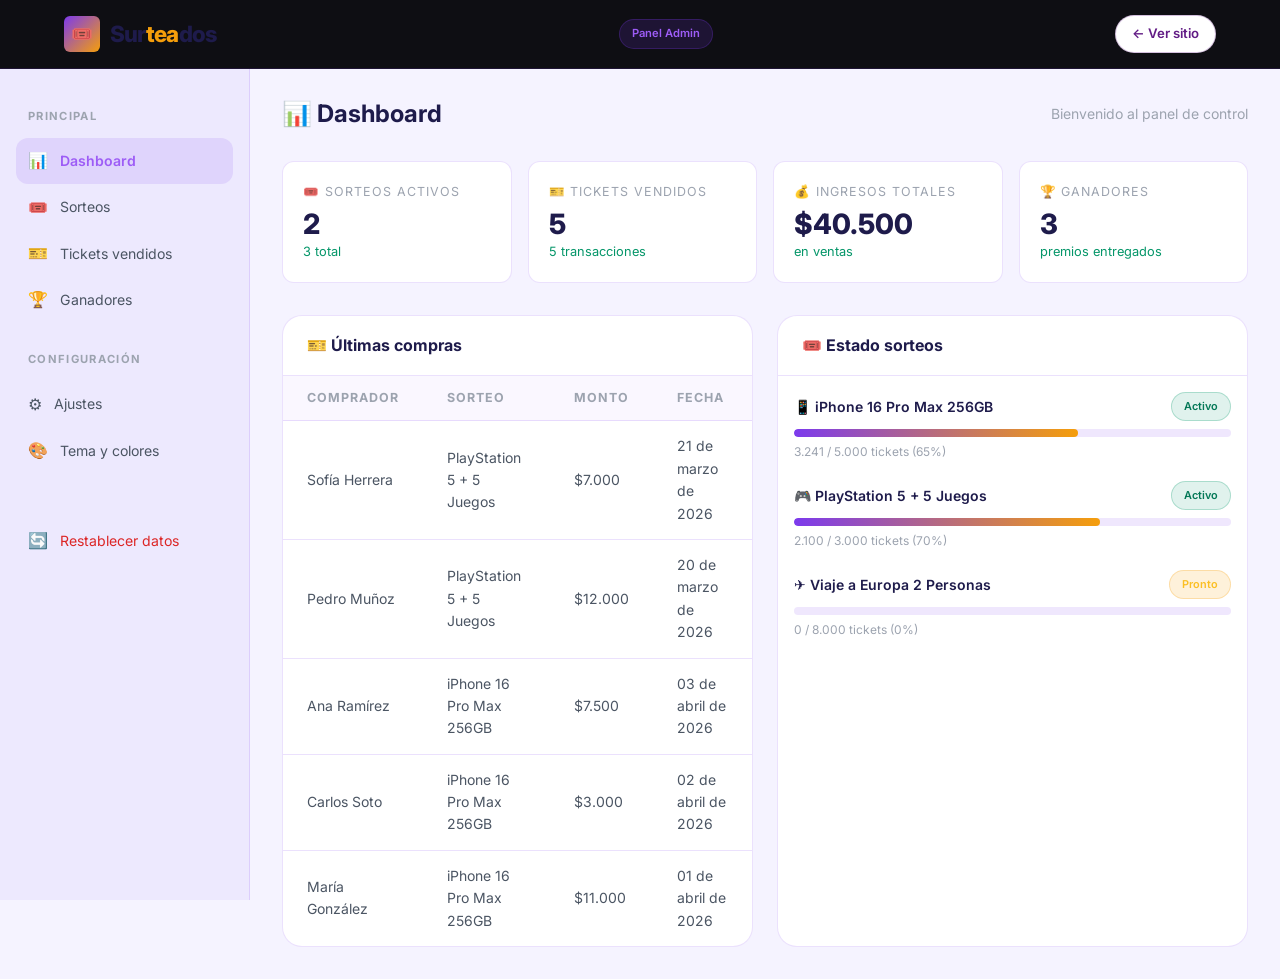
<file: admin.html>
<!DOCTYPE html>
<html lang="es">
<head>
  <meta charset="UTF-8">
  <meta name="viewport" content="width=device-width, initial-scale=1.0">
  <title>Admin — Surteados</title>
  <link rel="preconnect" href="https://fonts.googleapis.com">
  <link href="https://fonts.googleapis.com/css2?family=Inter:wght@400;500;600;700;800;900&display=swap" rel="stylesheet">
  <link rel="stylesheet" href="assets/css/styles.css">
</head>
<body>

<!-- ADMIN NAVBAR -->
<nav class="navbar" id="navbar" style="background:rgba(10,10,15,0.98);">
  <div class="navbar-inner">
    <a href="index.html" class="navbar-logo"><div class="logo-icon">🎟️</div><span class="brand">Sur<em>tea</em>dos</span></a>
    <div style="display:flex; align-items:center; gap:.5rem;">
      <span class="pill pill-purple" style="font-size:.7rem;">Panel Admin</span>
    </div>
    <div class="navbar-actions">
      <a href="index.html" class="btn btn-outline btn-sm">← Ver sitio</a>
    </div>
    <button class="navbar-mobile-toggle" id="mobileToggle"><span></span><span></span><span></span></button>
  </div>
  <div class="mobile-nav" id="mobileNav">
    <a href="index.html">← Ver sitio</a>
  </div>
</nav>

<div class="admin-layout">
  <!-- SIDEBAR -->
  <aside class="admin-sidebar">
    <div class="admin-sidebar-section">
      <p>Principal</p>
      <div class="admin-nav-item active" data-section="dashboard"><span class="icon">📊</span> Dashboard</div>
      <div class="admin-nav-item" data-section="sorteos"><span class="icon">🎟️</span> Sorteos</div>
      <div class="admin-nav-item" data-section="tickets"><span class="icon">🎫</span> Tickets vendidos</div>
      <div class="admin-nav-item" data-section="ganadores"><span class="icon">🏆</span> Ganadores</div>
    </div>
    <div class="admin-sidebar-section">
      <p>Configuración</p>
      <div class="admin-nav-item" data-section="settings"><span class="icon">⚙️</span> Ajustes</div>
      <div class="admin-nav-item" data-section="theme"><span class="icon">🎨</span> Tema y colores</div>
    </div>
    <div class="admin-sidebar-section" style="margin-top:auto; padding-top:2rem;">
      <div class="admin-nav-item" style="color:var(--color-error);" onclick="if(confirm('¿Restablecer datos de ejemplo?')) { db.reset(); location.reload(); }">
        <span class="icon">🔄</span> Restablecer datos
      </div>
    </div>
  </aside>

  <!-- MAIN CONTENT -->
  <main class="admin-main">

    <!-- ═══ DASHBOARD ═══ -->
    <div class="admin-section active" id="sec-dashboard">
      <div class="admin-header">
        <h2>📊 Dashboard</h2>
        <span class="text-sm text-muted">Bienvenido al panel de control</span>
      </div>

      <div class="admin-stat-cards" id="dashStats"></div>

      <div style="display:grid; grid-template-columns:1fr 1fr; gap:1.5rem;">
        <!-- Recent tickets -->
        <div class="table-container">
          <div class="table-header"><h3>🎫 Últimas compras</h3></div>
          <table class="admin-table">
            <thead><tr><th>Comprador</th><th>Sorteo</th><th>Monto</th><th>Fecha</th></tr></thead>
            <tbody id="dashRecentTickets"></tbody>
          </table>
        </div>
        <!-- Raffle progress -->
        <div class="table-container">
          <div class="table-header"><h3>🎟️ Estado sorteos</h3></div>
          <div style="padding:1rem;" id="dashRaffleProgress"></div>
        </div>
      </div>
    </div>

    <!-- ═══ SORTEOS ═══ -->
    <div class="admin-section" id="sec-sorteos">
      <div class="admin-header">
        <h2>🎟️ Gestión de Sorteos</h2>
        <button class="btn btn-primary btn-sm" onclick="openRaffleModal()">+ Nuevo Sorteo</button>
      </div>

      <div class="table-container">
        <table class="admin-table">
          <thead><tr><th>Sorteo</th><th>Categoría</th><th>Estado</th><th>Tickets</th><th>Premios</th><th>Fecha sorteo</th><th>Acciones</th></tr></thead>
          <tbody id="sorteosTable"></tbody>
        </table>
      </div>
    </div>

    <!-- ═══ TICKETS ═══ -->
    <div class="admin-section" id="sec-tickets">
      <div class="admin-header">
        <h2>🎫 Tickets Vendidos</h2>
        <div style="display:flex; gap:.5rem; align-items:center;">
          <select class="form-control" id="ticketsFilter" style="width:200px; padding:.45rem .75rem;">
            <option value="all">Todos los sorteos</option>
          </select>
          <input type="text" class="form-control" id="ticketsSearch" placeholder="Buscar..." style="width:180px; padding:.45rem .75rem;">
        </div>
      </div>

      <div class="table-container">
        <div class="table-header flex-between">
          <h3>Listado de tickets</h3>
          <span class="pill pill-purple" id="ticketsCount">0 registros</span>
        </div>
        <table class="admin-table">
          <thead><tr><th>Ticket(s)</th><th>Comprador</th><th>Sorteo</th><th>Pack</th><th>Monto</th><th>Fecha</th><th>Pago</th></tr></thead>
          <tbody id="ticketsTable"></tbody>
        </table>
      </div>
    </div>

    <!-- ═══ GANADORES ═══ -->
    <div class="admin-section" id="sec-ganadores">
      <div class="admin-header">
        <h2>🏆 Gestión de Ganadores</h2>
        <button class="btn btn-primary btn-sm" onclick="openWinnerModal()">+ Agregar Ganador</button>
      </div>

      <div class="table-container">
        <table class="admin-table">
          <thead><tr><th>Ganador</th><th>Sorteo</th><th>Premio</th><th>Valor</th><th>Fecha</th><th>Acciones</th></tr></thead>
          <tbody id="ganadoresTable"></tbody>
        </table>
      </div>
    </div>

    <!-- ═══ SETTINGS ═══ -->
    <div class="admin-section" id="sec-settings">
      <div class="admin-header"><h2>⚙️ Ajustes del Sitio</h2></div>
      <div class="card" style="padding:2rem; max-width:600px;">
        <form id="settingsForm">
          <div class="form-group">
            <label class="form-label">Nombre del sitio</label>
            <input type="text" class="form-control" id="s_siteName">
          </div>
          <div class="form-group">
            <label class="form-label">Tagline</label>
            <input type="text" class="form-control" id="s_tagline">
          </div>
          <div class="form-group">
            <label class="form-label">Email de contacto</label>
            <input type="email" class="form-control" id="s_email">
          </div>
          <div class="form-group">
            <label class="form-label">WhatsApp</label>
            <input type="text" class="form-control" id="s_whatsapp">
          </div>
          <h4 class="text-white mt-3 mb-2">Redes Sociales</h4>
          <div class="form-row">
            <div class="form-group"><label class="form-label">Instagram</label><input type="text" class="form-control" id="s_instagram" placeholder="URL"></div>
            <div class="form-group"><label class="form-label">TikTok</label><input type="text" class="form-control" id="s_tiktok" placeholder="URL"></div>
            <div class="form-group"><label class="form-label">YouTube</label><input type="text" class="form-control" id="s_youtube" placeholder="URL"></div>
            <div class="form-group"><label class="form-label">Facebook</label><input type="text" class="form-control" id="s_facebook" placeholder="URL"></div>
          </div>
          <button type="submit" class="btn btn-primary">Guardar cambios</button>
        </form>
      </div>
    </div>

    <!-- ═══ THEME ═══ -->
    <div class="admin-section" id="sec-theme">
      <div class="admin-header"><h2>🎨 Tema y Colores</h2></div>
      <div style="display:grid; grid-template-columns:1fr 1fr; gap:1.5rem; max-width:900px;">
        <div class="card" style="padding:1.5rem;">
          <h4 class="text-white mb-3">Presets de color</h4>
          <div style="display:flex; flex-direction:column; gap:.75rem;" id="adminPresets"></div>
        </div>
        <div class="card" style="padding:1.5rem;">
          <h4 class="text-white mb-3">Personalizar colores</h4>
          <div class="color-input-group">
            <label>Color primario</label>
            <div class="color-input-row"><input type="color" id="adminColorPrimary" value="#7c3aed"><input type="text" class="form-control" id="adminColorPrimaryHex" value="#7c3aed"></div>
          </div>
          <div class="color-input-group">
            <label>Color acento</label>
            <div class="color-input-row"><input type="color" id="adminColorAccent" value="#f59e0b"><input type="text" class="form-control" id="adminColorAccentHex" value="#f59e0b"></div>
          </div>
          <div style="margin-top:1rem; padding:1rem; background:var(--bg-base); border-radius:var(--radius-md); text-align:center;" id="themePreview">
            <div style="display:flex; gap:.5rem; justify-content:center; flex-wrap:wrap;">
              <button class="btn btn-primary btn-sm">Botón primario</button>
              <button class="btn btn-accent btn-sm">Botón acento</button>
              <span class="pill pill-purple">Badge</span>
            </div>
          </div>
          <div style="display:flex; gap:.5rem; margin-top:1rem;">
            <button class="btn btn-primary" style="flex:1" id="adminApplyTheme">✅ Aplicar</button>
            <button class="btn btn-ghost" id="adminResetTheme">Restaurar</button>
          </div>
        </div>
      </div>
    </div>

  </main>
</div>

<!-- ═══ RAFFLE MODAL ═══ -->
<div class="modal-backdrop" id="raffleModal">
  <div class="modal" style="max-width:700px;">
    <div class="modal-top-bar"></div>
    <div class="modal-header">
      <span class="modal-title" id="raffleModalTitle">Nuevo Sorteo</span>
      <button class="modal-close" onclick="closeRaffleModal()">✕</button>
    </div>
    <div class="modal-body">
      <!-- Tabs -->
      <div style="display:flex; gap:.5rem; margin-bottom:1.5rem; background:var(--bg-base); border-radius:var(--radius-md); padding:.25rem;">
        <button class="btn btn-primary btn-sm" style="flex:1;" id="rtab-info" onclick="switchRaffleTab('info')">📋 Info</button>
        <button class="btn btn-ghost btn-sm" style="flex:1;" id="rtab-prizes" onclick="switchRaffleTab('prizes')">🏆 Premios</button>
        <button class="btn btn-ghost btn-sm" style="flex:1;" id="rtab-packs" onclick="switchRaffleTab('packs')">🎟️ Packs</button>
        <button class="btn btn-ghost btn-sm" style="flex:1;" id="rtab-legal" onclick="switchRaffleTab('legal')">📜 Legal</button>
      </div>

      <!-- Info tab -->
      <div id="rtab-info-panel">
        <div class="form-row">
          <div class="form-group"><label class="form-label">Título del sorteo *</label><input type="text" class="form-control" id="rf_title" placeholder="iPhone 16 Pro Max..."></div>
          <div class="form-group"><label class="form-label">Categoría</label>
            <select class="form-control" id="rf_category">
              <option>Tecnología</option><option>Gaming</option><option>Viajes</option><option>Vehículos</option><option>Efectivo</option><option>Hogar</option><option>Otros</option>
            </select>
          </div>
        </div>
        <div class="form-group"><label class="form-label">Descripción</label><textarea class="form-control" id="rf_description" placeholder="Describe el sorteo..."></textarea></div>
        <div class="form-row">
          <div class="form-group"><label class="form-label">Estado</label>
            <select class="form-control" id="rf_status">
              <option value="active">🟢 Activo</option>
              <option value="soon">🟡 Próximamente</option>
              <option value="ended">⚫ Finalizado</option>
            </select>
          </div>
          <div class="form-group"><label class="form-label">Fecha del sorteo</label><input type="datetime-local" class="form-control" id="rf_drawDate"></div>
        </div>
        <div class="form-row">
          <div class="form-group"><label class="form-label">Total de tickets</label><input type="number" class="form-control" id="rf_totalTickets" placeholder="5000" min="1"></div>
          <div class="form-group"><label class="form-label">Emoji del sorteo</label><input type="text" class="form-control" id="rf_emoji" placeholder="🎁" maxlength="2"></div>
        </div>
        <div class="form-group"><label class="form-label">¿Sorteo destacado en hero?</label>
          <label style="display:flex; align-items:center; gap:.5rem; cursor:pointer; margin-top:.25rem;">
            <input type="checkbox" id="rf_featured" style="accent-color:var(--color-primary); width:16px; height:16px;">
            <span class="text-sm">Mostrar como sorteo principal en la portada</span>
          </label>
        </div>
      </div>

      <!-- Prizes tab -->
      <div id="rtab-prizes-panel" class="hidden">
        <div id="prizesContainer"></div>
        <button class="btn btn-ghost btn-sm mt-2" onclick="addPrizeRow()">+ Agregar premio</button>
      </div>

      <!-- Packs tab -->
      <div id="rtab-packs-panel" class="hidden">
        <div id="packsContainer"></div>
        <button class="btn btn-ghost btn-sm mt-2" onclick="addPackRow()">+ Agregar pack</button>
      </div>

      <!-- Legal tab -->
      <div id="rtab-legal-panel" class="hidden">
        <div class="form-row">
          <div class="form-group"><label class="form-label">Organizador</label><input type="text" class="form-control" id="rf_organizer" placeholder="Surteados Chile SpA"></div>
          <div class="form-group"><label class="form-label">RUT</label><input type="text" class="form-control" id="rf_rut" placeholder="77.999.888-1"></div>
        </div>
        <div class="form-row">
          <div class="form-group"><label class="form-label">Notaría</label><input type="text" class="form-control" id="rf_notary" placeholder="Nombre del notario"></div>
          <div class="form-group"><label class="form-label">N° Certificado</label><input type="text" class="form-control" id="rf_certificate" placeholder="N° 123-2026"></div>
        </div>
        <div class="form-group"><label class="form-label">Período de venta</label><input type="text" class="form-control" id="rf_salesPeriod" placeholder="01 de abril al 14 de mayo de 2026"></div>
      </div>

      <div class="separator"></div>
      <div class="flex gap-2 justify-flex-end">
        <button class="btn btn-ghost" onclick="closeRaffleModal()">Cancelar</button>
        <button class="btn btn-primary" id="saveRaffleBtn" onclick="saveRaffle()">💾 Guardar Sorteo</button>
      </div>
    </div>
  </div>
</div>

<!-- ═══ WINNER MODAL ═══ -->
<div class="modal-backdrop" id="winnerModal">
  <div class="modal">
    <div class="modal-top-bar"></div>
    <div class="modal-header">
      <span class="modal-title" id="winnerModalTitle">Agregar Ganador</span>
      <button class="modal-close" onclick="closeWinnerModal()">✕</button>
    </div>
    <div class="modal-body">
      <div class="form-row">
        <div class="form-group"><label class="form-label">Nombre del ganador *</label><input type="text" class="form-control" id="wn_name" placeholder="Juan Pérez"></div>
        <div class="form-group"><label class="form-label">Ciudad</label><input type="text" class="form-control" id="wn_location" placeholder="Santiago, Chile"></div>
      </div>
      <div class="form-row">
        <div class="form-group"><label class="form-label">Premio</label><input type="text" class="form-control" id="wn_prize" placeholder="iPhone 16 Pro Max"></div>
        <div class="form-group"><label class="form-label">Valor del premio</label><input type="number" class="form-control" id="wn_prizeValue" placeholder="1299000"></div>
      </div>
      <div class="form-row">
        <div class="form-group"><label class="form-label">Nombre del sorteo</label><input type="text" class="form-control" id="wn_raffleTitle" placeholder="Sorteo iPhone 16"></div>
        <div class="form-group"><label class="form-label">Fecha del sorteo</label><input type="date" class="form-control" id="wn_drawDate"></div>
      </div>
      <div class="form-row">
        <div class="form-group"><label class="form-label">Ticket ganador</label><input type="text" class="form-control" id="wn_ticketNumber" placeholder="003421"></div>
        <div class="form-group"><label class="form-label">Emoji</label><input type="text" class="form-control" id="wn_emoji" placeholder="🏆" maxlength="2"></div>
      </div>
      <div class="form-row">
        <div class="form-group"><label class="form-label">Edición</label><input type="text" class="form-control" id="wn_edition" placeholder="1ª Edición"></div>
        <div class="form-group"><label class="form-label">URL Video YouTube</label><input type="url" class="form-control" id="wn_videoUrl" placeholder="https://youtube.com/..."></div>
      </div>
      <div class="form-group">
        <label style="display:flex; align-items:center; gap:.5rem; cursor:pointer;">
          <input type="checkbox" id="wn_verified" checked style="accent-color:var(--color-primary); width:16px; height:16px;">
          <span class="text-sm">Marcar como verificado</span>
        </label>
      </div>
      <div class="separator"></div>
      <div class="flex gap-2">
        <button class="btn btn-ghost" onclick="closeWinnerModal()">Cancelar</button>
        <button class="btn btn-primary" style="flex:1" onclick="saveWinner()">💾 Guardar Ganador</button>
      </div>
    </div>
  </div>
</div>

<div id="toast-container" class="toast-container"></div>
<script src="assets/js/data.js"></script>
<script src="assets/js/admin.js"></script>
</body>
</html>
</file>
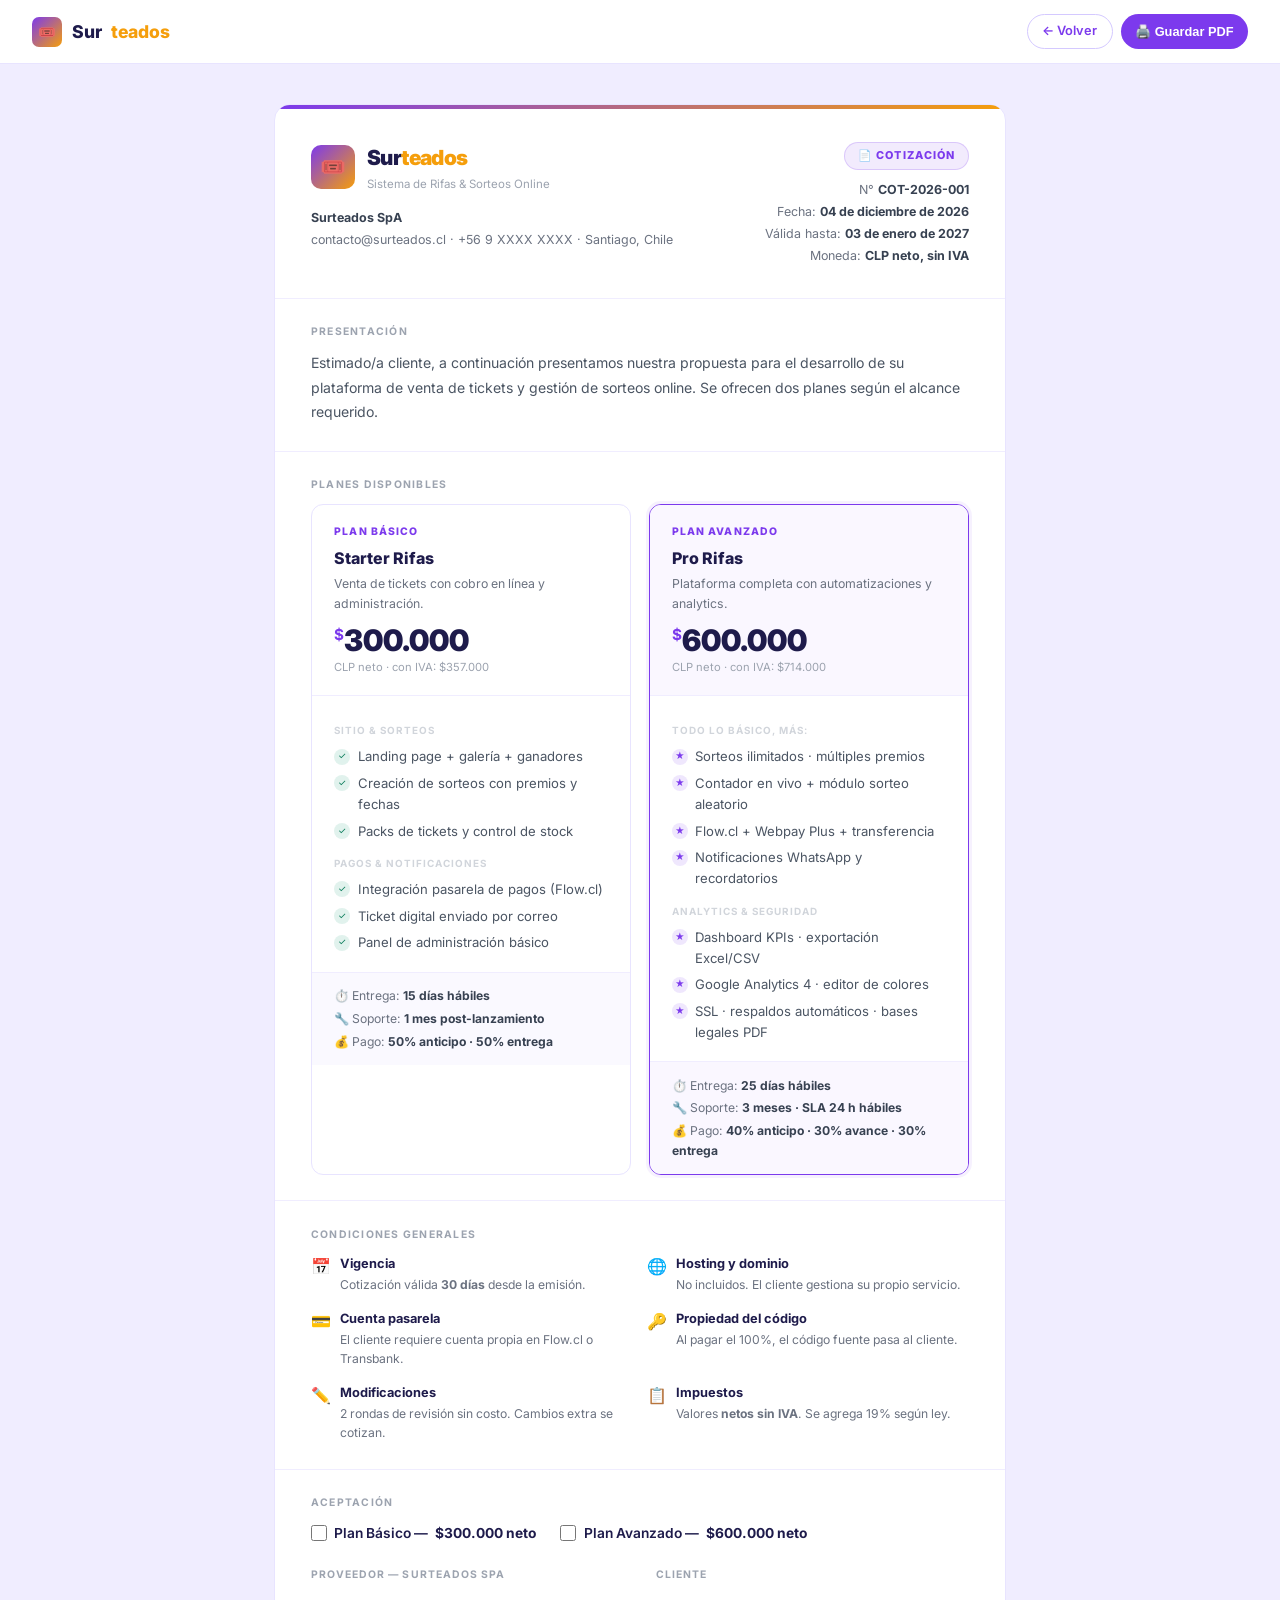
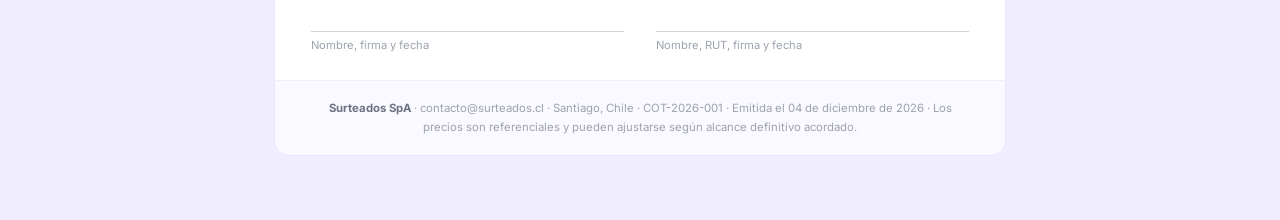
<file: cotizacion.html>
<!DOCTYPE html>
<html lang="es">
<head>
  <meta charset="UTF-8" />
  <meta name="viewport" content="width=device-width, initial-scale=1.0" />
  <title>Cotización — Surteados</title>
  <link rel="preconnect" href="https://fonts.googleapis.com" />
  <link href="https://fonts.googleapis.com/css2?family=Inter:wght@400;500;600;700;800;900&display=swap" rel="stylesheet" />
  <style>
    *, *::before, *::after { box-sizing: border-box; margin: 0; padding: 0; }
    body { font-family: 'Inter', sans-serif; background: #f0edff; color: #1e1b4b; line-height: 1.6; }

    /* NAV */
    .topbar { background:#fff; border-bottom:1px solid #e8e4ff; padding:.875rem 2rem; display:flex; align-items:center; justify-content:space-between; position:sticky; top:0; z-index:10; }
    .topbar-brand { display:flex; align-items:center; gap:.6rem; font-weight:800; font-size:1.1rem; color:#1e1b4b; text-decoration:none; }
    .topbar-brand .ico { width:30px; height:30px; background:linear-gradient(135deg,#7c3aed,#f59e0b); border-radius:7px; display:flex; align-items:center; justify-content:center; font-size:.9rem; }
    .topbar-brand em { font-style:normal; color:#f59e0b; }
    .btn-sm { padding:.4rem .9rem; border-radius:9999px; font-size:.8rem; font-weight:600; cursor:pointer; border:none; text-decoration:none; display:inline-flex; align-items:center; gap:.3rem; transition:.2s; }
    .btn-out { background:transparent; border:1.5px solid #d4c9ff; color:#7c3aed; }
    .btn-out:hover { background:#f0edff; }
    .btn-pri { background:#7c3aed; color:#fff; }
    .btn-pri:hover { background:#6d28d9; }
    @media print { .topbar { display:none; } }

    /* PAGE */
    .page { max-width: 780px; margin: 0 auto; padding: 2.5rem 1.5rem 4rem; }

    /* DOCUMENT */
    .doc { background:#fff; border:1px solid #e8e4ff; border-radius:16px; overflow:hidden; }
    .doc-bar { height:4px; background:linear-gradient(90deg,#7c3aed,#f59e0b); }

    /* HEADER */
    .doc-head { padding:2rem 2.25rem; display:flex; align-items:flex-start; justify-content:space-between; gap:1.5rem; border-bottom:1px solid #f0edff; flex-wrap:wrap; }
    .brand-row { display:flex; align-items:center; gap:.75rem; }
    .brand-ico { width:44px; height:44px; background:linear-gradient(135deg,#7c3aed,#f59e0b); border-radius:10px; display:flex; align-items:center; justify-content:center; font-size:1.3rem; }
    .brand-name { font-size:1.3rem; font-weight:900; color:#1e1b4b; letter-spacing:-.03em; }
    .brand-name em { font-style:normal; color:#f59e0b; }
    .brand-sub { font-size:.72rem; color:#9ca3af; }
    .brand-contact { margin-top:.9rem; font-size:.78rem; color:#6b7280; line-height:1.7; }
    .brand-contact strong { color:#374151; }
    .doc-info { text-align:right; }
    .doc-badge { display:inline-block; background:rgba(124,58,237,.1); border:1px solid rgba(124,58,237,.2); color:#7c3aed; font-size:.68rem; font-weight:800; letter-spacing:.1em; text-transform:uppercase; padding:.28rem .8rem; border-radius:9999px; margin-bottom:.5rem; }
    .meta-list { list-style:none; font-size:.78rem; }
    .meta-list li { color:#6b7280; margin-top:.12rem; }
    .meta-list li strong { color:#374151; }

    /* SECTION */
    .doc-sec { padding:1.6rem 2.25rem; border-bottom:1px solid #f0edff; }
    .doc-sec:last-child { border-bottom:none; }
    .sec-lbl { font-size:.65rem; font-weight:700; letter-spacing:.12em; text-transform:uppercase; color:#9ca3af; margin-bottom:.65rem; }
    .intro { font-size:.88rem; color:#4b5563; line-height:1.75; }

    /* PLANS */
    .plans { display:grid; grid-template-columns:1fr 1fr; gap:1.1rem; }
    @media(max-width:600px){ .plans{grid-template-columns:1fr;} }
    .plan { border:1.5px solid #e8e4ff; border-radius:12px; overflow:hidden; }
    .plan.pro { border-color:#7c3aed; box-shadow:0 0 0 3px rgba(124,58,237,.07); }

    .p-head { padding:1.15rem 1.4rem; border-bottom:1px solid #f0edff; }
    .plan.pro .p-head { background:#faf7ff; }
    .p-tag { font-size:.65rem; font-weight:800; letter-spacing:.1em; text-transform:uppercase; color:#7c3aed; margin-bottom:.35rem; }
    .p-name { font-size:1rem; font-weight:800; color:#1e1b4b; margin-bottom:.15rem; }
    .p-sub { font-size:.77rem; color:#6b7280; margin-bottom:.8rem; }
    .p-price { font-size:1.85rem; font-weight:900; color:#1e1b4b; line-height:1; }
    .p-price sup { font-size:.95rem; font-weight:700; color:#7c3aed; vertical-align:super; }
    .p-note { font-size:.7rem; color:#9ca3af; margin-top:.2rem; }

    .p-body { padding:1.15rem 1.4rem; }
    .feats { display:flex; flex-direction:column; gap:.35rem; }
    .f { display:flex; align-items:flex-start; gap:.45rem; font-size:.82rem; color:#4b5563; }
    .f .b { width:16px; height:16px; border-radius:50%; flex-shrink:0; display:flex; align-items:center; justify-content:center; font-size:.58rem; margin-top:.15rem; }
    .b-y { background:rgba(5,150,105,.12); color:#047857; }
    .b-p { background:rgba(124,58,237,.12); color:#7c3aed; }
    .f-sep { font-size:.62rem; font-weight:700; letter-spacing:.1em; text-transform:uppercase; color:#d1d5db; margin:.55rem 0 .1rem; }

    .p-foot { padding:.85rem 1.4rem; background:#faf9ff; border-top:1px solid #f0edff; font-size:.76rem; color:#6b7280; display:flex; flex-direction:column; gap:.2rem; }
    .p-foot strong { color:#374151; }
    .plan.pro .p-foot { background:#faf7ff; }

    /* TERMS */
    .terms { display:grid; grid-template-columns:1fr 1fr; gap:.9rem; }
    @media(max-width:520px){ .terms{grid-template-columns:1fr;} }
    .t { display:flex; gap:.55rem; align-items:flex-start; }
    .t-ic { font-size:1rem; flex-shrink:0; line-height:1.5; }
    .t h4 { font-size:.8rem; font-weight:700; color:#1e1b4b; margin-bottom:.1rem; }
    .t p { font-size:.76rem; color:#6b7280; line-height:1.55; }

    /* SIGNATURE */
    .accept-row { display:flex; flex-wrap:wrap; gap:1.5rem; margin-bottom:1.4rem; }
    .accept-row label { display:flex; align-items:center; gap:.45rem; font-size:.86rem; font-weight:600; color:#1e1b4b; cursor:pointer; }
    .accept-row input[type=checkbox] { width:16px; height:16px; accent-color:#7c3aed; cursor:pointer; }
    .sig-row { display:grid; grid-template-columns:1fr 1fr; gap:2rem; }
    @media(max-width:520px){ .sig-row{grid-template-columns:1fr;} }
    .s h5 { font-size:.65rem; font-weight:700; letter-spacing:.1em; text-transform:uppercase; color:#9ca3af; margin-bottom:.8rem; }
    .s-line { border-bottom:1.5px solid #d1d5db; height:36px; margin-bottom:.3rem; }
    .s-hint { font-size:.7rem; color:#9ca3af; }

    /* FOOTER */
    .doc-foot { padding:1.1rem 2.25rem; background:#faf9ff; text-align:center; }
    .doc-foot p { font-size:.71rem; color:#9ca3af; line-height:1.7; }
    .doc-foot strong { color:#6b7280; }

    @media print {
      body { background:#fff; }
      .page { padding:0; }
      .doc { border:none; border-radius:0; }
    }
  </style>
</head>
<body>

<div class="topbar">
  <a href="index.html" class="topbar-brand">
    <div class="ico">🎟️</div>
    Sur<em>teados</em>
  </a>
  <div style="display:flex;gap:.5rem;">
    <a href="index.html" class="btn-sm btn-out">← Volver</a>
    <button class="btn-sm btn-pri" onclick="window.print()">🖨️ Guardar PDF</button>
  </div>
</div>

<div class="page">
<div class="doc">
  <div class="doc-bar"></div>

  <!-- ENCABEZADO -->
  <div class="doc-head">
    <div>
      <div class="brand-row">
        <div class="brand-ico">🎟️</div>
        <div>
          <div class="brand-name">Sur<em>teados</em></div>
          <div class="brand-sub">Sistema de Rifas &amp; Sorteos Online</div>
        </div>
      </div>
      <div class="brand-contact">
        <strong>Surteados SpA</strong><br>
        contacto@surteados.cl · +56 9 XXXX XXXX · Santiago, Chile
      </div>
    </div>
    <div class="doc-info">
      <div class="doc-badge">📄 Cotización</div>
      <ul class="meta-list">
        <li>N° <strong>COT-2026-001</strong></li>
        <li>Fecha: <strong id="metaDate">—</strong></li>
        <li>Válida hasta: <strong id="metaExpiry">—</strong></li>
        <li>Moneda: <strong>CLP neto, sin IVA</strong></li>
      </ul>
    </div>
  </div>

  <!-- INTRO -->
  <div class="doc-sec">
    <div class="sec-lbl">Presentación</div>
    <p class="intro">
      Estimado/a cliente, a continuación presentamos nuestra propuesta para el desarrollo de su plataforma
      de venta de tickets y gestión de sorteos online. Se ofrecen dos planes según el alcance requerido.
    </p>
  </div>

  <!-- PLANES -->
  <div class="doc-sec">
    <div class="sec-lbl">Planes disponibles</div>
    <div class="plans">

      <div class="plan">
        <div class="p-head">
          <div class="p-tag">Plan Básico</div>
          <div class="p-name">Starter Rifas</div>
          <div class="p-sub">Venta de tickets con cobro en línea y administración.</div>
          <div class="p-price"><sup>$</sup>300.000</div>
          <div class="p-note">CLP neto · con IVA: $357.000</div>
        </div>
        <div class="p-body">
          <div class="feats">
            <div class="f-sep">Sitio &amp; Sorteos</div>
            <div class="f"><span class="b b-y">✓</span>Landing page + galería + ganadores</div>
            <div class="f"><span class="b b-y">✓</span>Creación de sorteos con premios y fechas</div>
            <div class="f"><span class="b b-y">✓</span>Packs de tickets y control de stock</div>
            <div class="f-sep">Pagos &amp; Notificaciones</div>
            <div class="f"><span class="b b-y">✓</span>Integración pasarela de pagos (Flow.cl)</div>
            <div class="f"><span class="b b-y">✓</span>Ticket digital enviado por correo</div>
            <div class="f"><span class="b b-y">✓</span>Panel de administración básico</div>
          </div>
        </div>
        <div class="p-foot">
          <span>⏱️ Entrega: <strong>15 días hábiles</strong></span>
          <span>🔧 Soporte: <strong>1 mes post-lanzamiento</strong></span>
          <span>💰 Pago: <strong>50% anticipo · 50% entrega</strong></span>
        </div>
      </div>

      <div class="plan pro">
        <div class="p-head">
          <div class="p-tag">Plan Avanzado</div>
          <div class="p-name">Pro Rifas</div>
          <div class="p-sub">Plataforma completa con automatizaciones y analytics.</div>
          <div class="p-price"><sup>$</sup>600.000</div>
          <div class="p-note">CLP neto · con IVA: $714.000</div>
        </div>
        <div class="p-body">
          <div class="feats">
            <div class="f-sep">Todo lo Básico, más:</div>
            <div class="f"><span class="b b-p">★</span>Sorteos ilimitados · múltiples premios</div>
            <div class="f"><span class="b b-p">★</span>Contador en vivo + módulo sorteo aleatorio</div>
            <div class="f"><span class="b b-p">★</span>Flow.cl + Webpay Plus + transferencia</div>
            <div class="f"><span class="b b-p">★</span>Notificaciones WhatsApp y recordatorios</div>
            <div class="f-sep">Analytics &amp; Seguridad</div>
            <div class="f"><span class="b b-p">★</span>Dashboard KPIs · exportación Excel/CSV</div>
            <div class="f"><span class="b b-p">★</span>Google Analytics 4 · editor de colores</div>
            <div class="f"><span class="b b-p">★</span>SSL · respaldos automáticos · bases legales PDF</div>
          </div>
        </div>
        <div class="p-foot">
          <span>⏱️ Entrega: <strong>25 días hábiles</strong></span>
          <span>🔧 Soporte: <strong>3 meses · SLA 24 h hábiles</strong></span>
          <span>💰 Pago: <strong>40% anticipo · 30% avance · 30% entrega</strong></span>
        </div>
      </div>

    </div>
  </div>

  <!-- CONDICIONES -->
  <div class="doc-sec">
    <div class="sec-lbl">Condiciones generales</div>
    <div class="terms">
      <div class="t"><div class="t-ic">📅</div><div><h4>Vigencia</h4><p>Cotización válida <strong>30 días</strong> desde la emisión.</p></div></div>
      <div class="t"><div class="t-ic">🌐</div><div><h4>Hosting y dominio</h4><p>No incluidos. El cliente gestiona su propio servicio.</p></div></div>
      <div class="t"><div class="t-ic">💳</div><div><h4>Cuenta pasarela</h4><p>El cliente requiere cuenta propia en Flow.cl o Transbank.</p></div></div>
      <div class="t"><div class="t-ic">🔑</div><div><h4>Propiedad del código</h4><p>Al pagar el 100%, el código fuente pasa al cliente.</p></div></div>
      <div class="t"><div class="t-ic">✏️</div><div><h4>Modificaciones</h4><p>2 rondas de revisión sin costo. Cambios extra se cotizan.</p></div></div>
      <div class="t"><div class="t-ic">📋</div><div><h4>Impuestos</h4><p>Valores <strong>netos sin IVA</strong>. Se agrega 19% según ley.</p></div></div>
    </div>
  </div>

  <!-- ACEPTACIÓN -->
  <div class="doc-sec">
    <div class="sec-lbl">Aceptación</div>
    <div class="accept-row">
      <label><input type="checkbox"> Plan Básico — <strong>$300.000 neto</strong></label>
      <label><input type="checkbox"> Plan Avanzado — <strong>$600.000 neto</strong></label>
    </div>
    <div class="sig-row">
      <div class="s">
        <h5>Proveedor — Surteados SpA</h5>
        <div class="s-line"></div>
        <div class="s-hint">Nombre, firma y fecha</div>
      </div>
      <div class="s">
        <h5>Cliente</h5>
        <div class="s-line"></div>
        <div class="s-hint">Nombre, RUT, firma y fecha</div>
      </div>
    </div>
  </div>

  <!-- PIE -->
  <div class="doc-foot">
    <p>
      <strong>Surteados SpA</strong> · contacto@surteados.cl · Santiago, Chile ·
      COT-2026-001 · Emitida el <span id="footerDate">—</span> ·
      Los precios son referenciales y pueden ajustarse según alcance definitivo acordado.
    </p>
  </div>

</div>
</div>

<script>
  const now = new Date();
  const opts = { day: '2-digit', month: 'long', year: 'numeric' };
  const exp = new Date(now); exp.setDate(exp.getDate() + 30);
  document.getElementById('metaDate').textContent   = now.toLocaleDateString('es-CL', opts);
  document.getElementById('metaExpiry').textContent = exp.toLocaleDateString('es-CL', opts);
  document.getElementById('footerDate').textContent = now.toLocaleDateString('es-CL', opts);
</script>
</body>
</html>
</file>
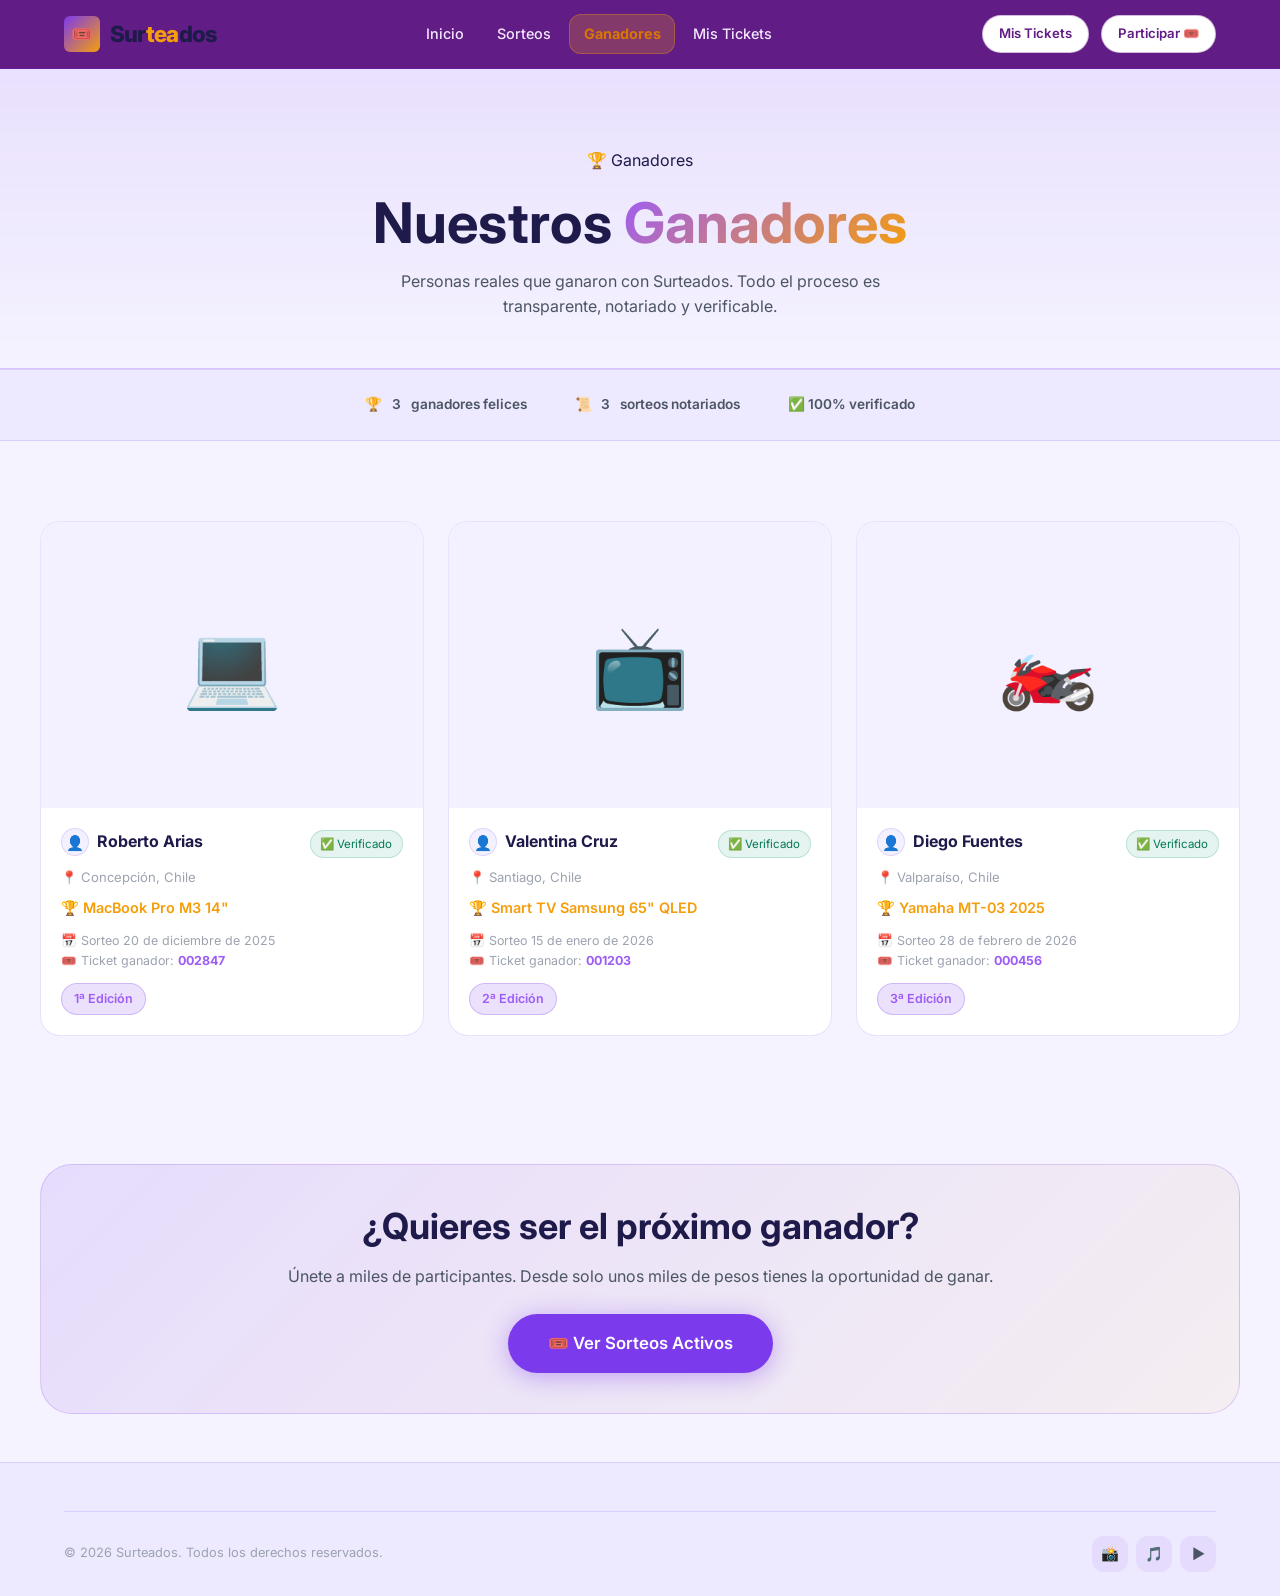
<file: ganadores.html>
<!DOCTYPE html>
<html lang="es">
<head>
  <meta charset="UTF-8">
  <meta name="viewport" content="width=device-width, initial-scale=1.0">
  <title>Ganadores — Surteados</title>
  <link rel="preconnect" href="https://fonts.googleapis.com">
  <link href="https://fonts.googleapis.com/css2?family=Inter:wght@400;500;600;700;800;900&display=swap" rel="stylesheet">
  <link rel="stylesheet" href="assets/css/styles.css">
</head>
<body>

<nav class="navbar" id="navbar">
  <div class="navbar-inner">
    <a href="index.html" class="navbar-logo"><div class="logo-icon">🎟️</div><span class="brand">Sur<em>tea</em>dos</span></a>
    <nav class="navbar-nav">
      <a href="index.html">Inicio</a>
      <a href="sorteos.html">Sorteos</a>
      <a href="ganadores.html" class="active">Ganadores</a>
      <a href="mis-tickets.html">Mis Tickets</a>
    </nav>
    <div class="navbar-actions">
      <a href="mis-tickets.html" class="btn btn-outline btn-sm">Mis Tickets</a>
      <a href="sorteos.html" class="btn btn-primary btn-sm">Participar 🎟️</a>
    </div>
    <button class="navbar-mobile-toggle" id="mobileToggle"><span></span><span></span><span></span></button>
  </div>
  <div class="mobile-nav" id="mobileNav">
    <a href="index.html">🏠 Inicio</a>
    <a href="sorteos.html">🎟️ Sorteos</a>
    <a href="ganadores.html">🏆 Ganadores</a>
    <a href="mis-tickets.html">🎫 Mis Tickets</a>
  </div>
</nav>

<div style="padding-top:68px;">
  <div class="page-header">
    <div class="container text-center">
      <div class="badge" style="margin:0 auto 1rem; display:inline-flex;">🏆 Ganadores</div>
      <h1>Nuestros <span class="text-gradient">Ganadores</span></h1>
      <p style="max-width:560px; margin:.75rem auto 0;">Personas reales que ganaron con Surteados. Todo el proceso es transparente, notariado y verificable.</p>
    </div>
  </div>

  <!-- Stats -->
  <div class="trust-band">
    <div class="container">
      <div style="display:flex; gap:3rem; justify-content:center; padding:.5rem 0; flex-wrap:wrap;">
        <div class="trust-item">🏆 <span id="statWinners">0</span> ganadores felices</div>
        <div class="trust-item">📜 <span id="statRaffles">0</span> sorteos notariados</div>
        <div class="trust-item">✅ 100% verificado</div>
      </div>
    </div>
  </div>

  <section class="section container">
    <div id="winnersGrid" class="grid-3"></div>

    <!-- Empty state (if no winners) -->
    <div id="winnersEmpty" class="empty-state hidden">
      <div class="empty-icon">🏆</div>
      <h3 class="text-white">Próximamente</h3>
      <p>Cuando se realice el primer sorteo, los ganadores aparecerán aquí.</p>
    </div>
  </section>

  <!-- CTA -->
  <section class="section-sm container">
    <div style="background:linear-gradient(135deg, rgba(124,58,237,0.12), rgba(245,158,11,0.06)); border:1px solid rgba(124,58,237,0.2); border-radius:var(--radius-xl); padding:2.5rem; text-align:center;">
      <h2 class="mb-2">¿Quieres ser el próximo ganador?</h2>
      <p class="mb-3">Únete a miles de participantes. Desde solo unos miles de pesos tienes la oportunidad de ganar.</p>
      <a href="sorteos.html" class="btn btn-primary btn-lg">🎟️ Ver Sorteos Activos</a>
    </div>
  </section>
</div>

<!-- Footer -->
<footer class="footer">
  <div class="container">
    <div class="footer-bottom">
      <p>© 2026 Surteados. Todos los derechos reservados.</p>
      <div class="social-links">
        <a href="#" class="social-link">📸</a>
        <a href="#" class="social-link">🎵</a>
        <a href="#" class="social-link">▶️</a>
      </div>
    </div>
  </div>
</footer>

<div id="toast-container" class="toast-container"></div>
<script src="assets/js/data.js"></script>
<script src="assets/js/app.js"></script>
<script>
  (function() {
    function toYoutubeEmbed(url) {
      if (!url || url === '#') return null;
      try {
        const u = new URL(url);
        const host = u.hostname.replace(/^www\./, '').toLowerCase();
        let id = '';
        if (host === 'youtu.be') {
          id = u.pathname.replace(/^\//, '').split('/')[0];
        } else if (host === 'youtube.com' || host === 'm.youtube.com') {
          if (u.pathname === '/watch') id = u.searchParams.get('v') || '';
          else if (u.pathname.startsWith('/embed/')) id = u.pathname.split('/embed/')[1].split('/')[0];
          else if (u.pathname.startsWith('/shorts/')) id = u.pathname.split('/shorts/')[1].split('/')[0];
        }
        return id ? `https://www.youtube.com/embed/${id}` : null;
      } catch (_) { return null; }
    }

    const winners = db.getWinners();
    const grid = document.getElementById('winnersGrid');
    const empty = document.getElementById('winnersEmpty');

    // Stats
    document.getElementById('statWinners').textContent = winners.length;
    document.getElementById('statRaffles').textContent = winners.length;

    if (winners.length === 0) {
      grid.classList.add('hidden');
      empty.classList.remove('hidden');
      return;
    }

    grid.innerHTML = winners.map(w => `
      <div class="winner-card">
        <div class="winner-card-img">
          ${toYoutubeEmbed(w.videoUrl)
            ? `<iframe src="${toYoutubeEmbed(w.videoUrl)}" title="Video ganador ${escHtml(w.winnerName || '')}" loading="lazy" referrerpolicy="strict-origin-when-cross-origin" allow="accelerometer; autoplay; clipboard-write; encrypted-media; gyroscope; picture-in-picture; web-share" allowfullscreen style="width:100%;height:100%;border:0;border-radius:.85rem;"></iframe>`
            : (w.image ? `<img src="${w.image}" alt="${w.winnerName}">` : `<div style="font-size:5rem;">${w.emoji || '🏆'}</div>`)
          }
        </div>
        <div class="winner-card-body">
          <div class="flex-between mb-1">
            <span class="winner-name" style="display:inline-flex;align-items:center;gap:.5rem;">
              ${w.image ? `<img src="${w.image}" alt="${escHtml(w.winnerName || 'Ganador')}" style="width:28px;height:28px;border-radius:999px;object-fit:cover;border:1px solid var(--border-strong);">` : `<span style="width:28px;height:28px;border-radius:999px;display:inline-flex;align-items:center;justify-content:center;background:var(--bg-card2);border:1px solid var(--border);font-size:.9rem;">👤</span>`}
              <span>${w.winnerName}</span>
            </span>
            ${w.verified ? `<span class="verified-badge">✅ Verificado</span>` : ''}
          </div>
          <div class="winner-location">📍 ${w.winnerLocation}</div>
          <div class="winner-prize">🏆 ${w.prize}</div>
          <div class="winner-date">📅 Sorteo ${formatDate(w.drawDate)}</div>
          ${w.ticketNumber ? `<div class="winner-date">🎟️ Ticket ganador: <strong style="color:var(--color-primary-light)">${w.ticketNumber}</strong></div>` : ''}
          <div style="display:flex; gap:.5rem; margin-top:.75rem; flex-wrap:wrap; align-items:center;">
            ${w.edition ? `<span class="pill pill-purple">${w.edition}</span>` : ''}
            ${w.videoUrl && w.videoUrl !== '#' ? `<a href="${w.videoUrl}" target="_blank" class="btn btn-ghost btn-sm">▶ Ver video</a>` : ''}
            ${w.notaryDoc && w.notaryDoc !== '#' ? `<a href="${w.notaryDoc}" target="_blank" class="btn btn-ghost btn-sm">📜 Acta</a>` : ''}
          </div>
        </div>
      </div>
    `).join('');
  })();
</script>
</body>
</html>
</file>
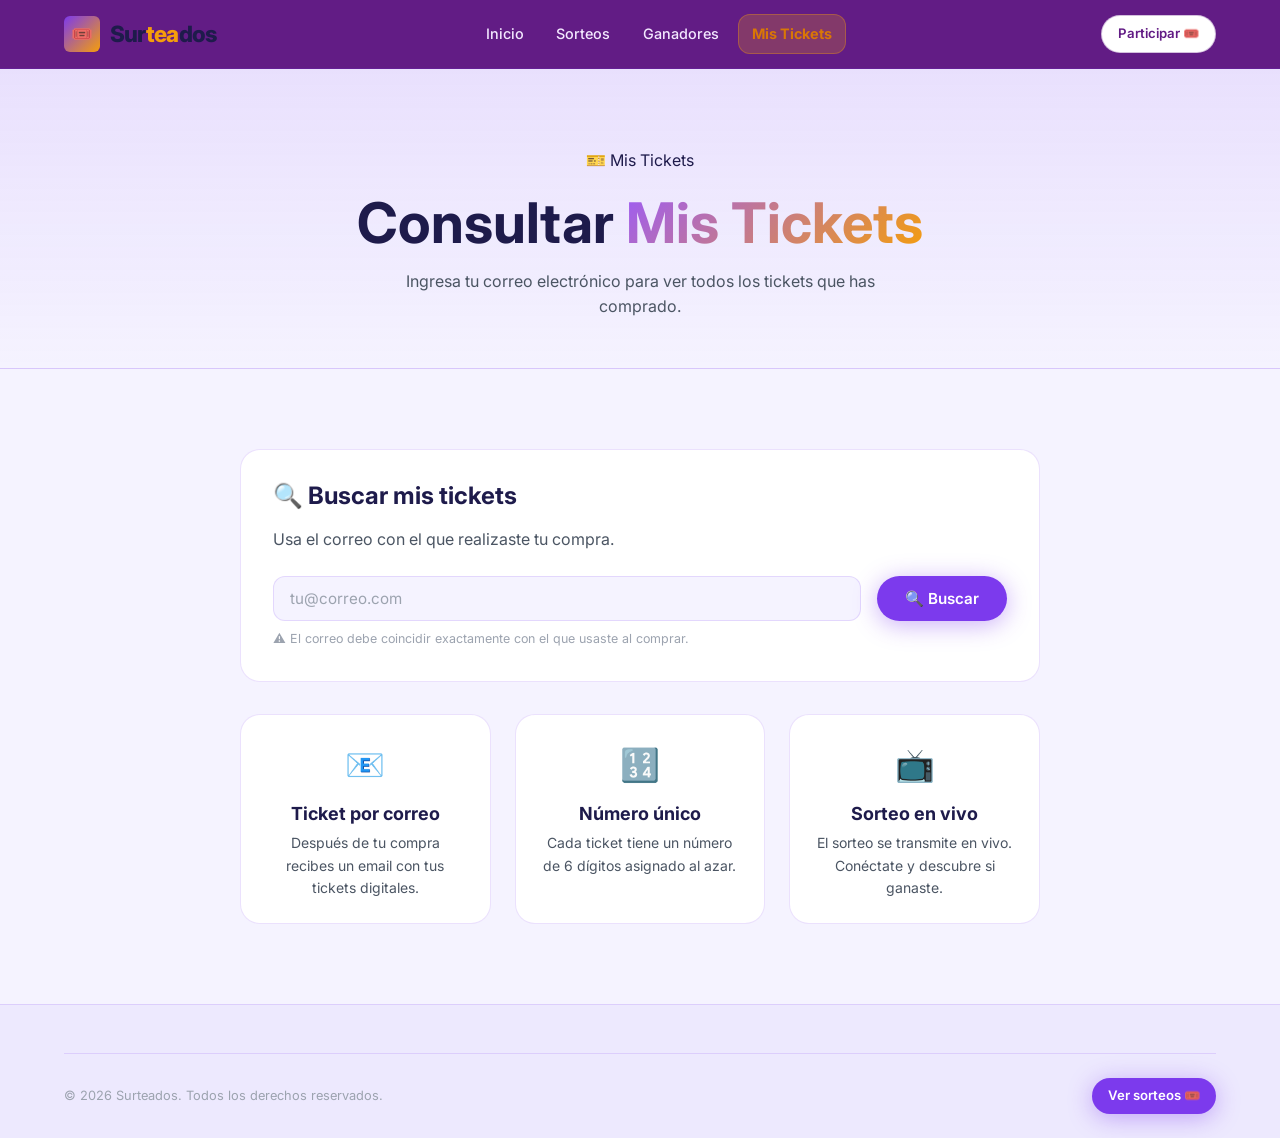
<file: mis-tickets.html>
<!DOCTYPE html>
<html lang="es">
<head>
  <meta charset="UTF-8">
  <meta name="viewport" content="width=device-width, initial-scale=1.0">
  <title>Mis Tickets — Surteados</title>
  <link rel="preconnect" href="https://fonts.googleapis.com">
  <link href="https://fonts.googleapis.com/css2?family=Inter:wght@400;500;600;700;800;900&display=swap" rel="stylesheet">
  <link rel="stylesheet" href="assets/css/styles.css">
</head>
<body>

<nav class="navbar" id="navbar">
  <div class="navbar-inner">
    <a href="index.html" class="navbar-logo"><div class="logo-icon">🎟️</div><span class="brand">Sur<em>tea</em>dos</span></a>
    <nav class="navbar-nav">
      <a href="index.html">Inicio</a>
      <a href="sorteos.html">Sorteos</a>
      <a href="ganadores.html">Ganadores</a>
      <a href="mis-tickets.html" class="active">Mis Tickets</a>
    </nav>
    <div class="navbar-actions">
      <a href="sorteos.html" class="btn btn-primary btn-sm">Participar 🎟️</a>
    </div>
    <button class="navbar-mobile-toggle" id="mobileToggle"><span></span><span></span><span></span></button>
  </div>
  <div class="mobile-nav" id="mobileNav">
    <a href="index.html">🏠 Inicio</a>
    <a href="sorteos.html">🎟️ Sorteos</a>
    <a href="ganadores.html">🏆 Ganadores</a>
    <a href="mis-tickets.html">🎫 Mis Tickets</a>
  </div>
</nav>

<div style="padding-top:68px;">
  <div class="page-header">
    <div class="container text-center">
      <div class="badge" style="margin:0 auto 1rem; display:inline-flex;">🎫 Mis Tickets</div>
      <h1>Consultar <span class="text-gradient">Mis Tickets</span></h1>
      <p style="max-width:500px; margin:.75rem auto 0;">Ingresa tu correo electrónico para ver todos los tickets que has comprado.</p>
    </div>
  </div>

  <section class="section container" style="max-width:800px;">
    <!-- Search form -->
    <div class="card mb-4" style="padding:2rem;">
      <h3 class="text-white mb-2">🔍 Buscar mis tickets</h3>
      <p class="mb-3">Usa el correo con el que realizaste tu compra.</p>
      <div style="display:flex; gap:1rem; flex-wrap:wrap;">
        <input type="email" id="searchEmail" class="form-control" placeholder="tu@correo.com" style="flex:1; min-width:200px;" autocomplete="email">
        <button class="btn btn-primary" id="searchBtn">🔍 Buscar</button>
      </div>
      <p class="form-hint mt-1">⚠️ El correo debe coincidir exactamente con el que usaste al comprar.</p>
    </div>

    <!-- Results -->
    <div id="resultsSection" class="hidden">
      <div class="flex-between mb-3">
        <h3 class="text-white" id="resultsTitle">Tus tickets</h3>
        <span class="pill pill-purple" id="resultsCount">0 tickets</span>
      </div>

      <!-- Grouped by raffle -->
      <div id="ticketsList"></div>
    </div>

    <!-- Not found -->
    <div id="notFoundSection" class="hidden">
      <div class="empty-state">
        <div class="empty-icon">😕</div>
        <h3 class="text-white mb-1">No encontramos tickets</h3>
        <p>No hay tickets registrados con ese correo. Verifica que sea el mismo que usaste al comprar.</p>
        <a href="sorteos.html" class="btn btn-primary mt-3">Comprar mi primer ticket 🎟️</a>
      </div>
    </div>

    <!-- Tip cards -->
    <div id="tipsSection" class="mt-4">
      <div class="grid-3">
        <div class="card text-center" style="padding:1.5rem;">
          <div style="font-size:2rem; margin-bottom:.75rem;">📧</div>
          <h4 class="text-white mb-1">Ticket por correo</h4>
          <p class="text-sm">Después de tu compra recibes un email con tus tickets digitales.</p>
        </div>
        <div class="card text-center" style="padding:1.5rem;">
          <div style="font-size:2rem; margin-bottom:.75rem;">🔢</div>
          <h4 class="text-white mb-1">Número único</h4>
          <p class="text-sm">Cada ticket tiene un número de 6 dígitos asignado al azar.</p>
        </div>
        <div class="card text-center" style="padding:1.5rem;">
          <div style="font-size:2rem; margin-bottom:.75rem;">📺</div>
          <h4 class="text-white mb-1">Sorteo en vivo</h4>
          <p class="text-sm">El sorteo se transmite en vivo. Conéctate y descubre si ganaste.</p>
        </div>
      </div>
    </div>
  </section>
</div>

<footer class="footer">
  <div class="container">
    <div class="footer-bottom">
      <p>© 2026 Surteados. Todos los derechos reservados.</p>
      <a href="sorteos.html" class="btn btn-primary btn-sm">Ver sorteos 🎟️</a>
    </div>
  </div>
</footer>

<div id="toast-container" class="toast-container"></div>
<script src="assets/js/data.js"></script>
<script src="assets/js/app.js"></script>
<script>
(function() {
  const searchEmail = document.getElementById('searchEmail');
  const searchBtn = document.getElementById('searchBtn');
  const resultsSection = document.getElementById('resultsSection');
  const notFoundSection = document.getElementById('notFoundSection');
  const ticketsList = document.getElementById('ticketsList');
  const resultsTitle = document.getElementById('resultsTitle');
  const resultsCount = document.getElementById('resultsCount');
  const tipsSection = document.getElementById('tipsSection');

  function search() {
    const email = searchEmail.value.trim();
    if (!email || !/^[^@]+@[^@]+\.[^@]+$/.test(email)) {
      showToast('Ingresa un correo electrónico válido', 'warning');
      return;
    }

    const tickets = db.getTicketsByEmail(email);
    resultsSection.classList.add('hidden');
    notFoundSection.classList.add('hidden');
    tipsSection.classList.add('hidden');

    if (tickets.length === 0) {
      notFoundSection.classList.remove('hidden');
      return;
    }

    // Group by raffle
    const byRaffle = tickets.reduce((acc, t) => {
      const key = t.raffleId;
      if (!acc[key]) acc[key] = { raffle: db.getRaffle(t.raffleId), tickets: [] };
      acc[key].tickets.push(t);
      return acc;
    }, {});

    const totalTicketNums = tickets.reduce((a, t) => a + (t.ticketNumbers?.length || 1), 0);
    resultsTitle.textContent = `Tickets de ${email}`;
    resultsCount.textContent = `${totalTicketNums} ticket${totalTicketNums !== 1 ? 's' : ''}`;

    ticketsList.innerHTML = Object.values(byRaffle).map(({ raffle, tickets: rTickets }) => {
      const r = raffle || { title: 'Sorteo desconocido', status: 'ended', imageEmoji: '🎁', drawDate: '' };
      const statusMap = { active: ['En curso', 'pill-green'], soon: ['Próximamente', 'pill-amber'], ended: ['Finalizado', 'pill-gray'] };
      const [statusLabel, statusClass] = statusMap[r.status] || statusMap.ended;

      const allNumbers = rTickets.flatMap(t => t.ticketNumbers || [t.number]);

      return `
        <div class="card mb-3" style="padding:0; overflow:hidden;">
          <div style="background:linear-gradient(135deg, rgba(124,58,237,0.12), rgba(245,158,11,0.06)); padding:1.25rem; border-bottom:1px solid var(--border); display:flex; align-items:center; gap:1rem;">
            <div style="font-size:2.5rem;">${r.imageEmoji || '🎁'}</div>
            <div style="flex:1;">
              <div style="font-weight:700; color:var(--text-inv); font-size:1rem;">${r.title}</div>
              ${r.drawDate ? `<div style="font-size:.8rem; color:var(--text-muted);">📅 Sorteo: ${formatDateTime(r.drawDate)}</div>` : ''}
            </div>
            <span class="pill ${statusClass}">${statusLabel}</span>
          </div>
          <div style="padding:1.25rem;">
            <p class="text-sm mb-2" style="color:var(--text-muted);">Tus números para este sorteo:</p>
            <div style="display:flex; flex-wrap:wrap; gap:.5rem; margin-bottom:1rem;">
              ${allNumbers.map(num => `<span class="ticket-num-badge">${num}</span>`).join('')}
            </div>
            <div style="display:flex; gap:1rem; flex-wrap:wrap;">
              ${rTickets.map(t => `
                <div style="font-size:.78rem; color:var(--text-muted);">
                  🛒 ${t.pack} &nbsp;|&nbsp; 💰 ${formatPrice(t.amount)} &nbsp;|&nbsp; 📅 ${formatDate(t.purchaseDate)}
                </div>
              `).join('')}
            </div>
          </div>
        </div>
      `;
    }).join('');

    resultsSection.classList.remove('hidden');
  }

  searchBtn.addEventListener('click', search);
  searchEmail.addEventListener('keydown', e => { if (e.key === 'Enter') search(); });
})();
</script>
</body>
</html>
</file>
<file: assets/css/styles.css>
﻿/* =====================================================
   SURTEADOS - Sistema de Rifas
   CSS Variables & Theme System
   ===================================================== */

:root {
  /* --- Primary Theme Colors (editable via Theme Picker) --- */
  --color-primary:        #7c3aed;
  --color-primary-light:  #6d28d9;
  --color-primary-dark:   #5b21b6;
  --color-accent:         #f59e0b;
  --color-accent-light:   #d97706;
  --color-accent-dark:    #b45309;

  /* --- Backgrounds --- */
  --bg-base:     #f5f3ff;
  --bg-surface:  #ede9fe;
  --bg-card:     #ffffff;
  --bg-card2:    #f3f0ff;
  --bg-overlay:  rgba(0,0,0,0.5);
  --page-bg-custom: #621c85;

  /* --- Header/Menu custom theme --- */
  --nav-bg:          rgba(249,246,255,0.88);
  --nav-bg-scrolled: rgba(249,246,255,0.97);
  --nav-menu-text:   #4b5563;
  --header-accent:   #621c85;

  /* --- Text --- */
  --text-primary:   #1e1b4b;
  --text-secondary: #4b5563;
  --text-muted:     #9ca3af;
  --text-inv:       #1e1b4b;

  /* --- Status colors --- */
  --color-success: #059669;
  --color-warning: #d97706;
  --color-error:   #dc2626;
  --color-info:    #2563eb;

  /* --- UI --- */
  --border:         rgba(124,58,237,0.15);
  --border-strong:  rgba(124,58,237,0.28);
  --radius-sm:  6px;
  --radius-md:  12px;
  --radius-lg:  20px;
  --radius-xl:  32px;
  --radius-full: 9999px;

  --shadow-sm: 0 2px 8px rgba(124,58,237,0.08);
  --shadow-md: 0 8px 32px rgba(124,58,237,0.12);
  --shadow-lg: 0 20px 60px rgba(124,58,237,0.18);
  --shadow-glow: 0 0 40px rgba(124,58,237,0.15);
  --shadow-accent: 0 0 40px rgba(245,158,11,0.18);

  --transition: 0.25s cubic-bezier(0.4,0,0.2,1);
  --font: 'Inter', 'Segoe UI', system-ui, sans-serif;
}

/* =====================================================
   RESET & BASE
   ===================================================== */
*, *::before, *::after { box-sizing: border-box; margin: 0; padding: 0; }
html { scroll-behavior: smooth; font-size: 16px; }
body {
  font-family: var(--font);
  background: var(--bg-base);
  color: var(--text-primary);
  line-height: 1.6;
  min-height: 100vh;
  -webkit-font-smoothing: antialiased;
  overflow-x: hidden;
}
body.theme-bg-enabled {
  background: linear-gradient(180deg, var(--page-bg-custom) 0%, var(--bg-base) 38%);
  background-attachment: fixed;
}
a { color: inherit; text-decoration: none; }
img { max-width: 100%; display: block; }
button { cursor: pointer; border: none; background: none; font-family: inherit; }
input, select, textarea { font-family: inherit; }
ul, ol { list-style: none; }

/* =====================================================
   SCROLLBAR
   ===================================================== */
::-webkit-scrollbar { width: 6px; }
::-webkit-scrollbar-track { background: var(--bg-base); }
::-webkit-scrollbar-thumb { background: var(--color-primary); border-radius: 3px; }

/* =====================================================
   TYPOGRAPHY
   ===================================================== */
h1, h2, h3, h4, h5 { line-height: 1.2; font-weight: 700; }
h1 { font-size: clamp(2rem, 5vw, 3.5rem); }
h2 { font-size: clamp(1.5rem, 3vw, 2.25rem); }
h3 { font-size: clamp(1.1rem, 2vw, 1.5rem); }
h4 { font-size: 1.125rem; }
p  { color: var(--text-secondary); }
.text-gradient {
  background: linear-gradient(135deg, var(--color-primary-light), var(--color-accent));
  -webkit-background-clip: text;
  -webkit-text-fill-color: transparent;
  background-clip: text;
}
.text-accent { color: var(--color-accent); }
.text-primary-color { color: var(--color-primary-light); }
.text-white { color: var(--text-inv); }
.text-muted { color: var(--text-muted); }
.text-center { text-align: center; }
.text-sm { font-size: 0.875rem; }
.text-xs { font-size: 0.75rem; }
.font-bold { font-weight: 700; }

/* =====================================================
   LAYOUT
   ===================================================== */
.container {
  max-width: 1200px;
  margin: 0 auto;
  padding: 0 1.5rem;
}
.section {
  padding: 5rem 0;
}
.section-sm {
  padding: 3rem 0;
}
.section-header {
  text-align: center;
  margin-bottom: 3rem;
}
.section-header .badge {
  display: inline-flex;
  align-items: center;
  gap: 0.5rem;
  background: rgba(124,58,237,0.15);
  border: 1px solid rgba(124,58,237,0.3);
  color: var(--color-primary-light);
  font-size: 0.8rem;
  font-weight: 600;
  letter-spacing: 0.1em;
  text-transform: uppercase;
  padding: 0.35rem 1rem;
  border-radius: var(--radius-full);
  margin-bottom: 1rem;
}
.section-header h2 { margin-bottom: 0.75rem; }
.section-header p { max-width: 560px; margin: 0 auto; color: var(--text-secondary); }

.grid-2 { display: grid; grid-template-columns: repeat(2, 1fr); gap: 1.5rem; }
.grid-3 { display: grid; grid-template-columns: repeat(3, 1fr); gap: 1.5rem; }
.grid-4 { display: grid; grid-template-columns: repeat(4, 1fr); gap: 1.5rem; }
.flex { display: flex; }
.flex-center { display: flex; align-items: center; justify-content: center; }
.flex-between { display: flex; align-items: center; justify-content: space-between; }
.gap-1 { gap: 0.5rem; }
.gap-2 { gap: 1rem; }
.gap-3 { gap: 1.5rem; }
.flex-wrap { flex-wrap: wrap; }

/* =====================================================
   BUTTONS
   ===================================================== */
.btn {
  display: inline-flex;
  align-items: center;
  justify-content: center;
  gap: 0.5rem;
  padding: 0.75rem 1.75rem;
  border-radius: var(--radius-full);
  font-size: 0.95rem;
  font-weight: 600;
  transition: all var(--transition);
  position: relative;
  overflow: hidden;
  white-space: nowrap;
}
.btn::before {
  content: '';
  position: absolute;
  inset: 0;
  background: rgba(255,255,255,0.1);
  opacity: 0;
  transition: opacity var(--transition);
}
.btn:hover::before { opacity: 1; }
.btn:active { transform: scale(0.97); }

.btn-primary {
  background: var(--color-primary);
  color: white;
  box-shadow: 0 4px 24px rgba(124,58,237,0.4);
}
.btn-primary:hover { box-shadow: 0 4px 32px rgba(124,58,237,0.6); transform: translateY(-1px); }

.btn-accent {
  background: var(--color-accent);
  color: #ffffff;
  box-shadow: 0 4px 24px rgba(245,158,11,0.3);
}
.btn-accent:hover { box-shadow: 0 4px 32px rgba(245,158,11,0.45); transform: translateY(-1px); }

.btn-outline {
  background: transparent;
  color: var(--text-primary);
  border: 1px solid var(--border-strong);
}
.btn-outline:hover { border-color: var(--color-primary); color: var(--color-primary); }

.btn-ghost {
  background: rgba(124,58,237,0.07);
  color: var(--text-primary);
}
.btn-ghost:hover { background: rgba(124,58,237,0.14); }

.btn-cancel {
  background: transparent;
  color: var(--text-muted, #a0a0b0);
  border: none;
  font-weight: 500;
}
.btn-cancel:hover { color: var(--text-primary); background: rgba(255,255,255,.06); }

.btn-danger {
  background: linear-gradient(135deg, #ef4444, #b91c1c);
  color: white;
}

.btn-success {
  background: linear-gradient(135deg, #10b981, #059669);
  color: white;
}

.btn-sm {
  padding: 0.45rem 1rem;
  font-size: 0.825rem;
}
.btn-lg {
  padding: 1rem 2.5rem;
  font-size: 1.05rem;
}
.btn-block { width: 100%; }

/* =====================================================
   NAVBAR
   ===================================================== */
.navbar {
  position: fixed;
  top: 0; left: 0; right: 0;
  z-index: 1000;
  background: var(--nav-bg);
  backdrop-filter: blur(20px);
  -webkit-backdrop-filter: blur(20px);
  border-bottom: 1px solid var(--border);
  transition: all var(--transition);
}
.navbar.scrolled {
  background: var(--nav-bg-scrolled);
  box-shadow: 0 4px 32px rgba(124,58,237,0.12);
}
.navbar-inner {
  display: flex;
  align-items: center;
  justify-content: space-between;
  height: 68px;
  padding: 0 1.5rem;
  max-width: 1200px;
  margin: 0 auto;
}
.navbar-logo {
  display: flex;
  align-items: center;
  gap: 0.6rem;
  font-size: 1.4rem;
  font-weight: 800;
  letter-spacing: -0.03em;
}
.navbar-logo .logo-icon {
  width: 36px; height: 36px;
  background: linear-gradient(135deg, var(--color-primary), var(--color-accent));
  border-radius: var(--radius-sm);
  display: flex;
  align-items: center;
  justify-content: center;
  font-size: 1.1rem;
}
.navbar-logo span.brand { color: var(--text-inv); }
.navbar-logo span.brand em { font-style: normal; color: var(--color-accent); }
.navbar-logo-img {
  height: 64px;
  width: auto;
  max-width: 220px;
  object-fit: contain;
  display: block;
  padding-bottom: 8px;
}

.navbar-nav {
  display: flex;
  align-items: center;
  gap: 0.25rem;
}
.navbar-nav a {
  padding: 0.5rem 0.9rem;
  border-radius: var(--radius-md);
  font-size: 0.9rem;
  font-weight: 500;
  color: var(--nav-menu-text);
  transition: all var(--transition);
}
.navbar-nav a:hover {
  color: var(--color-primary);
  background: rgba(124,58,237,0.08);
}
.navbar-nav a.active {
  color: var(--color-accent-dark);
  background: rgba(245,158,11,0.22);
  box-shadow: inset 0 0 0 1px rgba(245,158,11,0.32);
  font-weight: 700;
}

.navbar-actions { display: flex; align-items: center; gap: 0.75rem; }
.customer-menu { position: relative; }
.customer-menu-btn::after {
  content: '▾';
  margin-left: .35rem;
  font-size: .72rem;
}
.customer-menu-panel {
  position: absolute;
  right: 0;
  top: calc(100% + 10px);
  width: 230px;
  padding: .7rem;
  border: 1px solid rgba(255,255,255,.22);
  border-radius: var(--radius-md);
  background: #18072f;
  box-shadow: 0 22px 55px rgba(0,0,0,.45), 0 0 0 1px rgba(124,58,237,.25);
  display: none;
  z-index: 1000;
}
.customer-menu-panel::before {
  content: '';
  position: absolute;
  top: -7px;
  right: 28px;
  width: 12px;
  height: 12px;
  background: #18072f;
  border-left: 1px solid rgba(255,255,255,.22);
  border-top: 1px solid rgba(255,255,255,.22);
  transform: rotate(45deg);
}
.customer-menu.open .customer-menu-panel { display: block; }
.customer-menu-name {
  color: #ffffff;
  font-size: .8rem;
  font-weight: 700;
  padding: .45rem .55rem .6rem;
  border-bottom: 1px solid var(--border);
  margin-bottom: .35rem;
  overflow: hidden;
  text-overflow: ellipsis;
  white-space: nowrap;
}
.customer-menu-panel a,
.customer-menu-logout {
  display: block;
  width: 100%;
  padding: .7rem .75rem;
  border-radius: 8px;
  border: 0;
  background: transparent;
  color: #ffffff;
  font-size: .9rem;
  font-weight: 800;
  text-align: left;
  cursor: pointer;
}
.customer-menu-panel a:hover,
.customer-menu-logout:hover {
  background: rgba(255,255,255,.12);
  color: #ffffff;
}
.customer-menu-logout {
  margin-top: .35rem;
  border-top: 1px solid rgba(255,255,255,.14);
  border-radius: 0 0 8px 8px;
  color: #fecaca;
}
.google-auth-btn {
  display: inline-flex;
  align-items: center;
  justify-content: center;
  gap: .55rem;
}
.google-g {
  display: inline-grid;
  place-items: center;
  width: 22px;
  height: 22px;
  border-radius: 50%;
  background: #fff;
  border: 1px solid #e5e7eb;
  font-weight: 900;
  font-family: Arial, sans-serif;
  color: #4285f4;
  box-shadow: inset 0 -3px 0 #34a853, inset 3px 0 0 #fbbc05, inset -3px 0 0 #ea4335;
}
.account-page-container {
  max-width: 1300px;
}
.account-page-container #authCard {
  max-width: 800px;
  margin-left: auto;
  margin-right: auto;
}
.account-page-container #resultsSection {
  width: 100%;
}
.account-page-container #accountRafflesGrid {
  display: grid;
  grid-template-columns: repeat(3, minmax(0, 1fr));
  gap: 1.35rem;
  align-items: stretch;
}
.account-page-container #accountSorteosPanel .raffle-card {
  height: 100%;
}
.account-page-container #accountSorteosPanel .raffle-card-img {
  aspect-ratio: 16 / 10;
}
.account-page-container #accountSorteosPanel .raffle-card-body {
  padding: 1.05rem;
}
.account-page-container #accountSorteosPanel .raffle-card-title {
  font-size: .95rem;
}
.account-page-container #accountSorteosPanel .raffle-card-value {
  font-size: .78rem;
}
.account-page-container #accountSorteosPanel .raffle-card-action {
  font-size: .86rem;
  min-height: 40px;
  padding: .55rem .85rem;
}
.navbar-actions .btn {
  background: #ffffff;
  color: var(--header-accent);
  border: 1px solid rgba(98,28,133,0.28);
  box-shadow: none;
}
.navbar-actions .btn::before { display: none; }
.navbar-actions .btn:hover {
  background: #f8f3ff;
  color: var(--header-accent);
  border-color: rgba(98,28,133,0.5);
}
.navbar-mobile-toggle {
  display: none;
  flex-direction: column;
  gap: 5px;
  padding: 8px;
  border-radius: var(--radius-sm);
  background: rgba(124,58,237,0.08);
}
.navbar-mobile-toggle span {
  display: block;
  width: 22px; height: 2px;
  background: var(--nav-menu-text);
  border-radius: 2px;
  transition: all var(--transition);
}
.mobile-nav {
  display: none;
  flex-direction: column;
  gap: 0.25rem;
  padding: 1rem 1.5rem;
  border-top: 1px solid var(--border);
  background: var(--nav-bg-scrolled);
}
.mobile-nav a {
  padding: 0.75rem 1rem;
  border-radius: var(--radius-md);
  font-size: 0.95rem;
  font-weight: 500;
  color: var(--nav-menu-text);
  transition: all var(--transition);
}
.mobile-nav a:hover { color: var(--color-primary); background: rgba(124,58,237,0.08); }
.mobile-nav.open { display: flex; }

.mobile-nav-header {
  display: none;
}

/* =====================================================
   HERO
   ===================================================== */
.hero {
  min-height: 100vh;
  display: flex;
  align-items: center;
  position: relative;
  overflow: hidden;
  padding-top: 68px;
}
.hero-bg {
  position: absolute;
  inset: 0;
  background: radial-gradient(ellipse at 30% 60%, rgba(124,58,237,0.12) 0%, transparent 60%),
              radial-gradient(ellipse at 80% 30%, rgba(245,158,11,0.08) 0%, transparent 50%),
              radial-gradient(ellipse at 60% 90%, rgba(99,102,241,0.07) 0%, transparent 50%);
}
.hero-grid-lines {
  position: absolute;
  inset: 0;
  background-image:
    linear-gradient(rgba(124,58,237,0.07) 1px, transparent 1px),
    linear-gradient(90deg, rgba(124,58,237,0.07) 1px, transparent 1px);
  background-size: 60px 60px;
}
.hero-content {
  position: relative;
  z-index: 1;
  max-width: 1200px;
  margin: 0 auto;
  padding: 3rem 1.5rem;
  display: grid;
  grid-template-columns: 1fr 1fr;
  gap: 4rem;
  align-items: center;
}
.hero-left .eyebrow {
  display: inline-flex;
  align-items: center;
  gap: 0.5rem;
  background: rgba(124,58,237,0.12);
  border: 1px solid rgba(124,58,237,0.25);
  color: var(--color-primary-light);
  font-size: 0.8rem;
  font-weight: 700;
  letter-spacing: 0.15em;
  text-transform: uppercase;
  padding: 0.5rem 1rem;
  border-radius: var(--radius-full);
  margin-bottom: 1.5rem;
}
.hero-left .eyebrow .dot {
  width: 8px; height: 8px;
  background: var(--color-success);
  border-radius: 50%;
  animation: pulse-dot 2s ease-in-out infinite;
}
@keyframes pulse-dot {
  0%, 100% { transform: scale(1); opacity: 1; }
  50% { transform: scale(1.4); opacity: 0.7; }
}
.hero-left h1 { margin-bottom: 1.25rem; }
.hero-left p { font-size: 1.1rem; margin-bottom: 2rem; max-width: 460px; }
.hero-actions { display: flex; gap: 1rem; flex-wrap: wrap; }
.hero-bases-link-wrap {
  margin-top: 2.25rem;
}
.hero-bases-link {
  display: inline-flex;
  align-items: center;
  color: var(--text-inv);
  font-weight: 700;
  text-decoration: underline;
  text-underline-offset: 5px;
  text-decoration-thickness: 2px;
}
.hero-bases-link:hover {
  color: var(--color-accent);
}
.hero-stats {
  display: flex;
  gap: 2rem;
  margin-top: 2.5rem;
  flex-wrap: wrap;
}
.hero-stat {}
.hero-stat .num {
  font-size: 1.75rem;
  font-weight: 800;
  color: var(--text-inv);
  line-height: 1;
}
.hero-stat .label {
  font-size: 0.8rem;
  color: var(--text-muted);
  text-transform: uppercase;
  letter-spacing: 0.06em;
}
.hero-right { position: relative; }
.hero-card {
  background: var(--bg-card);
  border: 1px solid var(--border);
  border-radius: var(--radius-lg);
  padding: 1.75rem;
  box-shadow: var(--shadow-glow), var(--shadow-lg);
  position: relative;
  overflow: hidden;
}
.hero-card::before {
  content: '';
  position: absolute;
  top: 0; left: 0; right: 0;
  height: 2px;
  background: linear-gradient(90deg, var(--color-primary), var(--color-accent), var(--color-primary));
}
.prize-img-wrap {
  border-radius: var(--radius-md);
  overflow: hidden;
  background: var(--bg-card2);
  aspect-ratio: 16/9;
  margin-bottom: 1.25rem;
  position: relative;
  display: flex;
  align-items: center;
  justify-content: center;
}
.prize-img-wrap img {
  width: 100%;
  height: 100%;
  object-fit: cover;
  transition: transform 0.5s ease;
}
.prize-img-wrap:hover img { transform: scale(1.04); }
.prize-badge {
  position: absolute;
  top: 0.75rem; right: 0.75rem;
  background: linear-gradient(135deg, var(--color-accent), var(--color-accent-dark));
  color: #ffffff;
  font-size: 0.75rem;
  font-weight: 800;
  padding: 0.35rem 0.75rem;
  border-radius: var(--radius-full);
  text-transform: uppercase;
  letter-spacing: 0.08em;
}
.hero-card-title {
  font-size: 1.3rem;
  font-weight: 700;
  color: var(--text-inv);
  margin-bottom: 0.25rem;
}
.hero-card-value {
  font-size: 0.9rem;
  color: var(--color-accent);
  font-weight: 600;
  margin-bottom: 1rem;
}
.hero-card-progress { margin-bottom: 1rem; }
.progress-label {
  display: flex;
  justify-content: space-between;
  font-size: 0.8rem;
  color: var(--text-muted);
  margin-bottom: 0.4rem;
}
.progress-bar {
  height: 8px;
  background: rgba(124,58,237,0.12);
  border-radius: var(--radius-full);
  overflow: hidden;
}
.progress-fill {
  height: 100%;
  background: linear-gradient(90deg, var(--color-primary), var(--color-accent));
  border-radius: var(--radius-full);
  transition: width 1s cubic-bezier(0.4,0,0.2,1);
}
.countdown-row {
  display: flex;
  gap: 0.75rem;
  justify-content: center;
  margin-bottom: 1.25rem;
}
.countdown-item {
  background: var(--bg-base);
  border: 1px solid var(--border);
  border-radius: var(--radius-md);
  padding: 0.6rem 0.8rem;
  text-align: center;
  min-width: 56px;
  flex: 1;
}
.countdown-item .count-num {
  font-size: 1.5rem;
  font-weight: 800;
  color: var(--color-primary-light);
  line-height: 1;
}
.countdown-item .count-label {
  font-size: 0.65rem;
  text-transform: uppercase;
  letter-spacing: 0.06em;
  color: var(--text-muted);
  margin-top: 2px;
}

/* =====================================================
   FLOATING PARTICLES (Decorative)
   ===================================================== */
.particles { position: absolute; inset: 0; pointer-events: none; overflow: hidden; }
.particle {
  position: absolute;
  border-radius: 50%;
  animation: float-particle linear infinite;
  opacity: 0;
}
@keyframes float-particle {
  0%   { transform: translateY(100vh) rotate(0deg); opacity: 0; }
  10%  { opacity: 0.6; }
  90%  { opacity: 0.4; }
  100% { transform: translateY(-100px) rotate(720deg); opacity: 0; }
}

/* =====================================================
   CARDS
   ===================================================== */
.card {
  background: var(--bg-card);
  border: 1px solid var(--border);
  border-radius: var(--radius-lg);
  padding: 1.5rem;
  transition: all var(--transition);
}
.card:hover {
  border-color: var(--border-strong);
  transform: translateY(-3px);
  box-shadow: var(--shadow-md);
}
.card-body { padding: 1.5rem; }

/* =====================================================
   RAFFLE CARD
   ===================================================== */
.raffle-card {
  background: var(--bg-card);
  border: 1px solid var(--border);
  border-radius: var(--radius-lg);
  overflow: hidden;
  transition: all var(--transition);
  cursor: pointer;
  position: relative;
}
.raffle-card:hover {
  border-color: rgba(124,58,237,0.4);
  transform: translateY(-4px);
  box-shadow: var(--shadow-glow), var(--shadow-md);
}
.raffle-card.featured::before {
  content: '';
  position: absolute;
  top: 0; left: 0; right: 0;
  height: 2px;
  background: linear-gradient(90deg, var(--color-primary), var(--color-accent));
}
.raffle-card-img {
  aspect-ratio: 16/9;
  background: var(--bg-card2);
  position: relative;
  overflow: hidden;
}
.raffle-card-img img {
  width: 100%; height: 100%;
  object-fit: cover;
  transition: transform 0.5s ease;
}
.raffle-card:hover .raffle-card-img img { transform: scale(1.06); }
.raffle-card-status {
  position: absolute;
  top: 0.75rem; left: 0.75rem;
  font-size: 0.5rem;
  font-weight: 700;
  padding: 0.22rem 0.5rem;
  border-radius: var(--radius-full);
  text-transform: uppercase;
  letter-spacing: 0.08em;
}
.status-active { background: rgba(5,150,105,0.12); color: #047857; border: 1px solid rgba(5,150,105,0.3); }
.status-ended  { background: rgba(100,116,139,0.12); color: #64748b; border: 1px solid rgba(100,116,139,0.3); }
.status-soon   { background: rgba(217,119,6,0.12); color: #b45309; border: 1px solid rgba(217,119,6,0.3); }
.raffle-card-tickets {
  position: absolute;
  top: 0.75rem; right: 0.75rem;
  font-size: 0.5rem;
  font-weight: 700;
  background: rgba(0,0,0,0.6);
  color: var(--text-primary);
  padding: 0.22rem 0.5rem;
  border-radius: var(--radius-full);
  backdrop-filter: blur(8px);
}
.raffle-card-body { padding: 0.88rem; }
.raffle-card-cat {
  font-size: 0.52rem;
  font-weight: 700;
  color: var(--color-primary-light);
  text-transform: uppercase;
  letter-spacing: 0.1em;
  margin-bottom: 0.28rem;
}
.raffle-card-title {
  font-size: 0.74rem;
  font-weight: 700;
  color: var(--text-inv);
  margin-bottom: 0.35rem;
  line-height: 1.3;
}
.raffle-card-value {
  font-size: 0.6rem;
  color: var(--color-accent);
  font-weight: 600;
  margin-bottom: 0.52rem;
}
.raffle-card-closure {
  margin-top: 0.32rem;
  font-size: 0.5rem;
  color: #fbbf24;
  line-height: 1.35;
}
.raffle-card .progress-bar { margin-bottom: 0.52rem; }
.raffle-card-footer {
  display: flex;
  align-items: center;
  justify-content: space-between;
  padding-top: 0.52rem;
  border-top: 1px solid var(--border);
}
.raffle-card-actions {
  display: flex;
  gap: 0.32rem;
  align-items: stretch;
  flex-wrap: wrap;
  justify-content: flex-end;
  width: 100%;
}
.raffle-card-action {
  display: inline-flex;
  align-items: center;
  justify-content: center;
  gap: 0.22rem;
  min-height: 30px;
  white-space: nowrap;
  font-size: 0.56rem;
  padding: 0.22rem 0.5rem;
  line-height: 1;
}

@media (min-width: 769px) {
  .raffle-card-actions {
    gap: 0.5rem;
    flex-wrap: nowrap;
    justify-content: space-between;
  }

  .raffle-card-action {
    flex: 1 1 0;
    width: calc(50% - 0.25rem);
    min-height: 40px;
    font-size: 0.88rem;
    padding: 0.56rem 0.8rem;
    line-height: 1.1;
    border-radius: 999px;
  }
}
.raffle-card-price {
  font-size: 0.6rem;
  color: var(--text-secondary);
}
.raffle-card-price strong {
  font-size: 0.72rem;
  color: var(--text-primary);
}

/* =====================================================
   PACK CARDS
   ===================================================== */
.packs-grid {
  display: grid;
  grid-template-columns: repeat(auto-fit, minmax(150px, 1fr));
  gap: 0.6rem;
}
.pack-card {
  background: var(--bg-card);
  border: 2px solid var(--border);
  border-radius: var(--radius-md);
  padding: 0.75rem;
  text-align: center;
  transition: all var(--transition);
  position: relative;
  cursor: pointer;
}
.pack-card:hover {
  border-color: rgba(124,58,237,0.5);
  transform: translateY(-4px);
  box-shadow: var(--shadow-glow);
}
.pack-card.best-value { border-color: var(--color-accent); }
.pack-card.best-value::before {
  content: 'MEJOR VALOR';
  position: absolute;
  top: -12px;
  left: 50%;
  transform: translateX(-50%);
  background: linear-gradient(135deg, var(--color-accent), var(--color-accent-dark));
  color: #ffffff;
  font-size: 0.58rem;
  font-weight: 900;
  letter-spacing: 0.12em;
  padding: 0.2rem 0.6rem;
  border-radius: var(--radius-full);
  white-space: nowrap;
}
.pack-card.selected {
  border-color: var(--color-primary);
  background: rgba(124,58,237,0.1);
  box-shadow: 0 0 0 3px rgba(124,58,237,0.2);
}
.pack-qty {
  font-size: 1.7rem;
  font-weight: 900;
  color: var(--text-inv);
  line-height: 1;
  margin-bottom: 0.15rem;
}
.pack-qty-label {
  font-size: 0.68rem;
  color: var(--text-muted);
  text-transform: uppercase;
  letter-spacing: 0.08em;
  margin-bottom: 0.5rem;
}
.pack-price-original {
  font-size: 0.68rem;
  color: var(--text-muted);
  text-decoration: line-through;
  margin-bottom: 0.08rem;
}
.pack-price {
  font-size: 1.05rem;
  font-weight: 800;
  color: var(--color-primary-light);
  margin-bottom: 0.25rem;
}
.pack-discount {
  display: inline-block;
  background: rgba(5,150,105,0.1);
  color: #059669;
  border: 1px solid rgba(5,150,105,0.3);
  border-radius: var(--radius-full);
  font-size: 0.58rem;
  font-weight: 700;
  padding: 0.14rem 0.38rem;
}

/* Cart quick view */
.cart-chip-btn {
  position: relative;
  border: 1px solid rgba(98,28,133,0.28);
  background: #ffffff;
  color: var(--header-accent);
  border-radius: var(--radius-full);
  padding: 0.42rem 0.78rem;
  font-size: 0.8rem;
  font-weight: 700;
  cursor: pointer;
}
.cart-chip-btn:hover {
  background: #f8f3ff;
  border-color: rgba(98,28,133,0.5);
}
.cart-chip-count {
  display: inline-flex;
  align-items: center;
  justify-content: center;
  min-width: 18px;
  height: 18px;
  padding: 0 5px;
  border-radius: 999px;
  margin-left: 0.35rem;
  background: var(--color-accent);
  color: #111827;
  font-size: 0.7rem;
  font-weight: 900;
}

.cart-overlay {
  position: fixed;
  inset: 0;
  background: rgba(10,10,15,.55);
  z-index: 1000;
  display: none;
}
.cart-overlay.open { display: block; }

/* Floating cart button */
.cart-fab {
  position: fixed;
  bottom: 1.5rem;
  left: 1.5rem;
  z-index: 999;
  width: 58px;
  height: 58px;
  border-radius: 50%;
  background: var(--color-accent);
  border: none;
  cursor: pointer;
  box-shadow: 0 4px 18px rgba(0,0,0,.45);
  display: flex;
  align-items: center;
  justify-content: center;
  font-size: 1.6rem;
  transition: transform .15s ease, box-shadow .15s ease;
}
.cart-fab:hover { transform: scale(1.08); box-shadow: 0 6px 24px rgba(0,0,0,.55); }
.cart-fab:active { transform: scale(.95); }
.cart-fab-badge {
  position: absolute;
  top: 2px;
  right: 2px;
  min-width: 20px;
  height: 20px;
  padding: 0 5px;
  border-radius: 999px;
  background: #fff;
  color: #111827;
  font-size: 0.68rem;
  font-weight: 900;
  display: flex;
  align-items: center;
  justify-content: center;
  border: 2px solid var(--color-accent);
  line-height: 1;
  display: none;
}

.whatsapp-fab {
  position: fixed;
  right: 1.5rem;
  bottom: 1.5rem;
  z-index: 999;
  width: 58px;
  height: 58px;
  border-radius: 50%;
  background: #25d366;
  color: #fff;
  border: 2px solid rgba(255,255,255,.75);
  box-shadow: 0 4px 18px rgba(0,0,0,.35);
  display: flex;
  align-items: center;
  justify-content: center;
  transition: transform .15s ease, box-shadow .15s ease;
}
.whatsapp-fab:hover {
  transform: scale(1.08);
  box-shadow: 0 6px 24px rgba(0,0,0,.45);
}
.whatsapp-fab:active { transform: scale(.95); }
.whatsapp-fab svg {
  width: 31px;
  height: 31px;
  fill: currentColor;
}

.cart-drawer {
  position: fixed;
  top: 0;
  right: 0;
  width: min(380px, 94vw);
  height: 100vh;
  background: var(--bg-card);
  border-left: 1px solid var(--border-strong);
  box-shadow: var(--shadow-lg);
  z-index: 1001;
  transform: translateX(110%);
  transition: transform .22s ease;
  display: flex;
  flex-direction: column;
}
.cart-drawer.open { transform: translateX(0); }
.cart-drawer-head {
  padding: 1rem;
  border-bottom: 1px solid var(--border);
  display: flex;
  align-items: center;
  justify-content: space-between;
}
.cart-drawer-body {
  padding: 1rem;
  flex: 1;
  overflow-y: auto;
}
.cart-drawer-foot {
  padding: 1rem;
  border-top: 1px solid var(--border);
}
.cart-line {
  border: 1px solid var(--border);
  border-radius: var(--radius-md);
  padding: 0.7rem;
  margin-bottom: 0.55rem;
  display: flex;
  gap: 0.7rem;
  align-items: flex-start;
}
.cart-line-thumb {
  width: 58px;
  height: 58px;
  border-radius: 0.45rem;
  object-fit: cover;
  flex-shrink: 0;
}
.cart-line-thumb--empty {
  background: rgba(124,58,237,.15);
}
.cart-line-info {
  flex: 1;
  min-width: 0;
}
.cart-line-title {
  font-size: 0.82rem;
  font-weight: 700;
  color: var(--text-inv);
}
.cart-line-sub {
  font-size: 0.73rem;
  color: var(--text-muted);
}
.cart-line-row {
  display: flex;
  align-items: center;
  justify-content: space-between;
  margin-top: 0.4rem;
}

/* =====================================================
   COMO PARTICIPAR — standalone page
   ===================================================== */
.cp-steps {
  display: flex;
  flex-direction: column;
  gap: 0;
}

.cp-step {
  display: grid;
  grid-template-columns: 56px 1fr;
  gap: 0 1.5rem;
}

.cp-step-left {
  display: flex;
  flex-direction: column;
  align-items: center;
}

.cp-step-num {
  width: 48px;
  height: 48px;
  border-radius: 50%;
  display: flex;
  align-items: center;
  justify-content: center;
  font-weight: 800;
  font-size: 1.1rem;
  background: rgba(124,58,237,.14);
  color: var(--color-primary-light);
  border: 2px solid rgba(124,58,237,.3);
  flex-shrink: 0;
  position: relative;
  z-index: 1;
}

.cp-num-accent {
  background: rgba(245,158,11,.16);
  border-color: rgba(245,158,11,.35);
  color: var(--color-accent);
}

.cp-num-green {
  background: rgba(16,185,129,.16);
  border-color: rgba(16,185,129,.35);
  color: #34d399;
}

.cp-step-line {
  width: 2px;
  flex: 1;
  min-height: 2rem;
  margin: 4px 0;
  background: linear-gradient(to bottom, var(--color-primary), transparent);
  opacity: .35;
}

.cp-step-body {
  padding-bottom: 2.5rem;
}

.cp-step-last .cp-step-body {
  padding-bottom: 0;
}

.cp-step-chip {
  display: inline-block;
  font-size: 0.72rem;
  letter-spacing: 0.1em;
  text-transform: uppercase;
  color: var(--color-primary-light);
  font-weight: 700;
  margin-bottom: 0.4rem;
}

.cp-step h3 {
  color: var(--text-inv);
  font-size: 1.25rem;
  margin-bottom: 0.6rem;
}

.cp-step p {
  color: var(--text-secondary);
  line-height: 1.6;
  margin-bottom: 0.75rem;
}

.cp-tips {
  list-style: none;
  padding: 0;
  margin: 0;
  display: flex;
  flex-direction: column;
  gap: 0.4rem;
}

.cp-tips li {
  font-size: 0.9rem;
  color: var(--text-secondary);
  line-height: 1.4;
}

.cp-step-cta {
  margin-top: 0.75rem;
  display: inline-flex;
}

/* FAQ */
.faq-list {
  display: flex;
  flex-direction: column;
  gap: 0.6rem;
  max-width: 780px;
  margin: 0 auto;
}

.faq-item {
  background: var(--bg-card);
  border: 1px solid var(--border);
  border-radius: var(--radius-md);
  overflow: hidden;
  transition: border-color var(--transition);
}

.faq-item[open] {
  border-color: rgba(124,58,237,.4);
}

.faq-item summary {
  padding: 1rem 1.25rem;
  font-weight: 600;
  color: var(--text-inv);
  cursor: pointer;
  display: flex;
  justify-content: space-between;
  align-items: center;
  gap: 0.75rem;
  list-style: none;
  user-select: none;
}

.faq-item summary::-webkit-details-marker { display: none; }

.faq-item summary::after {
  content: '+';
  font-size: 1.25rem;
  color: var(--color-primary-light);
  flex-shrink: 0;
  transition: transform .2s ease;
  line-height: 1;
}

.faq-item[open] summary::after {
  transform: rotate(45deg);
}

.faq-item p {
  padding: 0 1.25rem 1rem;
  color: var(--text-secondary);
  font-size: 0.92rem;
  line-height: 1.6;
  margin: 0;
}

.faq-item p a {
  color: var(--color-primary-light);
  text-decoration: underline;
}

/* =====================================================
   HOW IT WORKS
   ===================================================== */
.how-participate {
  background: var(--bg-surface);
  border-top: 1px solid var(--border);
  border-bottom: 1px solid var(--border);
}

.how-participate-live {
  display: grid;
  grid-template-columns: repeat(4, minmax(0, 1fr));
  gap: 0.75rem;
  margin-bottom: 1.25rem;
}

.hp-live-item {
  background: linear-gradient(135deg, rgba(124,58,237,.14), rgba(124,58,237,.05));
  border: 1px solid rgba(124,58,237,.26);
  border-radius: var(--radius-md);
  padding: 0.9rem 1rem;
}

.hp-live-label {
  display: block;
  font-size: 0.72rem;
  letter-spacing: 0.08em;
  text-transform: uppercase;
  color: var(--text-muted);
  margin-bottom: 0.25rem;
}

.hp-live-item strong {
  color: var(--text-inv);
  font-size: 0.95rem;
  line-height: 1.25;
}

.how-participate-grid {
  display: grid;
  grid-template-columns: repeat(3, minmax(0, 1fr));
  gap: 1rem;
}

.hp-step {
  background: var(--bg-card);
  border: 1px solid var(--border);
  border-radius: var(--radius-lg);
  padding: 1.1rem;
  display: flex;
  flex-direction: column;
  gap: 0.75rem;
  transition: transform var(--transition), border-color var(--transition), box-shadow var(--transition);
}

.hp-step:hover {
  transform: translateY(-2px);
  border-color: var(--border-strong);
}

.hp-step.is-active {
  border-color: rgba(245,158,11,.55);
  box-shadow: 0 8px 24px rgba(245,158,11,.14);
}

.hp-step.is-done {
  border-color: rgba(16,185,129,.55);
  box-shadow: 0 8px 20px rgba(16,185,129,.11);
}

.hp-step-head {
  display: flex;
  align-items: center;
  justify-content: space-between;
}

.hp-step-num {
  width: 34px;
  height: 34px;
  border-radius: 50%;
  display: inline-flex;
  align-items: center;
  justify-content: center;
  font-weight: 800;
  font-size: 0.92rem;
  background: rgba(124,58,237,.16);
  color: var(--color-primary-light);
  border: 1px solid rgba(124,58,237,.28);
}

.hp-step.is-active .hp-step-num {
  background: rgba(245,158,11,.2);
  border-color: rgba(245,158,11,.35);
  color: var(--color-accent-light);
}

.hp-step.is-done .hp-step-num {
  background: rgba(16,185,129,.2);
  border-color: rgba(16,185,129,.35);
  color: #34d399;
}

.hp-step-chip {
  font-size: 0.72rem;
  letter-spacing: 0.08em;
  text-transform: uppercase;
  color: var(--text-muted);
}

.hp-step h4 {
  margin: 0;
  color: var(--text-inv);
  font-size: 1rem;
}

.hp-step p {
  margin: 0;
  color: var(--text-secondary);
  font-size: 0.9rem;
  line-height: 1.45;
  flex: 1;
}

.hp-progress-wrap {
  margin-top: 1rem;
}

.hp-progress-bar {
  width: 100%;
  height: 10px;
  border-radius: 999px;
  overflow: hidden;
  background: rgba(124,58,237,.14);
  border: 1px solid rgba(124,58,237,.2);
}

.hp-progress-fill {
  width: 0;
  height: 100%;
  background: linear-gradient(90deg, var(--color-primary), var(--color-accent));
  transition: width .35s ease;
}

.hp-progress-text {
  margin-top: 0.55rem;
  color: var(--text-secondary);
  font-size: 0.9rem;
}

.steps-row {
  display: grid;
  grid-template-columns: repeat(3, 1fr);
  gap: 2rem;
  position: relative;
}
.steps-row::before {
  content: '';
  position: absolute;
  top: 32px;
  left: calc(16.66% + 1rem);
  right: calc(16.66% + 1rem);
  height: 1px;
  background: linear-gradient(90deg, transparent, var(--color-primary), transparent);
}
.step-item { text-align: center; }
.step-num {
  width: 64px; height: 64px;
  border-radius: 50%;
  background: rgba(124,58,237,0.12);
  border: 2px solid rgba(124,58,237,0.3);
  display: flex;
  align-items: center;
  justify-content: center;
  font-size: 1.5rem;
  font-weight: 900;
  color: var(--color-primary-light);
  margin: 0 auto 1.25rem;
  position: relative;
  z-index: 1;
}
.step-num.accent {
  background: rgba(245,158,11,0.12);
  border-color: rgba(245,158,11,0.3);
  color: var(--color-accent);
}
.step-icon { font-size: 1.5rem; }
.step-item h4 { color: var(--text-inv); margin-bottom: 0.5rem; }
.step-item p { font-size: 0.9rem; max-width: 240px; margin: 0 auto; }

/* =====================================================
   BENEFITS
   ===================================================== */
.benefits-grid {
  display: grid;
  grid-template-columns: repeat(3, 1fr);
  gap: 1rem;
}
.benefit-item {
  background: var(--bg-card);
  border: 1px solid var(--border);
  border-radius: var(--radius-md);
  padding: 1.25rem;
  display: flex;
  align-items: flex-start;
  gap: 1rem;
  transition: all var(--transition);
}
.benefit-item:hover { border-color: var(--border-strong); transform: translateY(-2px); }
.benefit-icon {
  width: 42px; height: 42px;
  border-radius: var(--radius-sm);
  background: rgba(124,58,237,0.12);
  display: flex;
  align-items: center;
  justify-content: center;
  font-size: 1.2rem;
  flex-shrink: 0;
}
.benefit-item h4 { font-size: 0.95rem; color: var(--text-inv); margin-bottom: 0.25rem; }
.benefit-item p { font-size: 0.82rem; }

/* =====================================================
   PRIZES LIST
   ===================================================== */
.prizes-carousel {
  display: flex;
  gap: 1rem;
  overflow-x: auto;
  padding-bottom: 1rem;
  scrollbar-width: thin;
  scrollbar-color: var(--color-primary) transparent;
}
.prize-item {
  flex-shrink: 0;
  width: 200px;
  background: var(--bg-card);
  border: 1px solid var(--border);
  border-radius: var(--radius-md);
  padding: 1rem;
  text-align: center;
  transition: all var(--transition);
}
.prize-item:hover { border-color: rgba(124,58,237,0.4); transform: translateY(-2px); }
.prize-item .prize-img {
  width: 100%; aspect-ratio: 1;
  border-radius: var(--radius-sm);
  background: var(--bg-card2);
  overflow: hidden;
  margin-bottom: 0.75rem;
  display: flex;
  align-items: center;
  justify-content: center;
  font-size: 3rem;
}
.prize-item .prize-img img { width: 100%; height: 100%; object-fit: cover; }
.prize-item .prize-name { font-size: 0.85rem; font-weight: 600; color: var(--text-inv); margin-bottom: 0.25rem; }
.prize-item .prize-val { font-size: 0.8rem; color: var(--color-accent); font-weight: 700; }
.prize-place {
  font-size: 0.7rem;
  font-weight: 700;
  text-transform: uppercase;
  letter-spacing: 0.08em;
  padding: 0.2rem 0.5rem;
  border-radius: var(--radius-full);
  margin-bottom: 0.5rem;
  display: inline-block;
}
.prize-place-1 { background: rgba(245,158,11,0.2); color: #fbbf24; }
.prize-place-2 { background: rgba(100,116,139,0.12); color: #64748b; }
.prize-place-3 { background: rgba(205,127,50,0.15); color: #c47b2b; }

/* =====================================================
   WINNERS
   ===================================================== */
.winner-card {
  background: var(--bg-card);
  border: 1px solid var(--border);
  border-radius: var(--radius-lg);
  overflow: hidden;
  transition: all var(--transition);
}
.winner-card:hover { border-color: rgba(245,158,11,0.3); box-shadow: var(--shadow-accent); transform: translateY(-3px); }
.winner-card-img {
  aspect-ratio: 4/3;
  background: var(--bg-card2);
  overflow: hidden;
  display: flex;
  align-items: center;
  justify-content: center;
  font-size: 4rem;
}
.winner-card-img img { width: 100%; height: 100%; object-fit: cover; }
.winner-card-body { padding: 1.25rem; }
.winner-name { font-weight: 700; color: var(--text-inv); margin-bottom: 0.2rem; }
.winner-location { font-size: 0.82rem; color: var(--text-muted); margin-bottom: 0.5rem; }
.winner-prize { font-size: 0.9rem; color: var(--color-accent); font-weight: 600; margin-bottom: 0.75rem; }
.winner-date { font-size: 0.78rem; color: var(--text-muted); }
.verified-badge {
  display: inline-flex;
  align-items: center;
  gap: 0.3rem;
  font-size: 0.72rem;
  color: #047857;
  background: rgba(5,150,105,0.1);
  border: 1px solid rgba(5,150,105,0.2);
  border-radius: var(--radius-full);
  padding: 0.25rem 0.6rem;
}

/* =====================================================
   TRUST BAND
   ===================================================== */
.trust-band {
  background: var(--bg-surface);
  border-top: 1px solid var(--border);
  border-bottom: 1px solid var(--border);
  padding: 1rem 0;
  overflow: hidden;
}
.trust-band-inner {
  display: flex;
  gap: 3rem;
  animation: scroll-trust 20s linear infinite;
  white-space: nowrap;
}
.trust-item {
  display: flex;
  align-items: center;
  gap: 0.6rem;
  font-size: 0.85rem;
  font-weight: 600;
  color: var(--text-secondary);
  flex-shrink: 0;
}
.trust-item span.icon { font-size: 1.1rem; }
@keyframes scroll-trust {
  0% { transform: translateX(0); }
  100% { transform: translateX(-50%); }
}

/* =====================================================
   MODAL
   ===================================================== */
.modal-backdrop {
  position: fixed;
  inset: 0;
  background: rgba(0,0,0,0.8);
  backdrop-filter: blur(8px);
  -webkit-backdrop-filter: blur(8px);
  z-index: 2000;
  display: flex;
  align-items: center;
  justify-content: center;
  padding: 1rem;
  opacity: 0;
  visibility: hidden;
  transition: all 0.3s ease;
}
.modal-backdrop.open { opacity: 1; visibility: visible; }
.modal {
  background: var(--bg-card);
  border: 1px solid var(--border-strong);
  border-radius: var(--radius-xl);
  width: 100%;
  max-width: 760px;
  max-height: 90vh;
  overflow-y: auto;
  transform: scale(0.9) translateY(20px);
  transition: all 0.3s cubic-bezier(0.4,0,0.2,1);
  position: relative;
}
.modal-backdrop.open .modal { transform: scale(1) translateY(0); }
.modal-top-bar {
  height: 3px;
  background: linear-gradient(90deg, var(--color-primary), var(--color-accent));
  border-radius: var(--radius-xl) var(--radius-xl) 0 0;
}
.modal-header {
  display: flex;
  align-items: center;
  justify-content: space-between;
  padding: 1.5rem 1.75rem 1rem;
}
.modal-title { font-size: 1.2rem; font-weight: 700; color: var(--text-inv); }
.modal-close {
  width: 36px; height: 36px;
  border-radius: 50%;
  background: rgba(124,58,237,0.07);
  display: flex;
  align-items: center;
  justify-content: center;
  font-size: 1.2rem;
  color: var(--text-secondary);
  transition: all var(--transition);
  cursor: pointer;
  border: none;
}
.modal-close:hover { background: rgba(124,58,237,0.15); color: var(--color-primary); }
.modal-body { padding: 0 1.75rem 1.75rem; }

/* Force pack options in one row inside purchase modal (desktop) */
.modal .packs-grid {
  grid-template-columns: repeat(4, minmax(0, 1fr));
  gap: 0.55rem;
}

/* Purchase Steps */
.purchase-steps {
  display: flex;
  gap: 0;
  margin-bottom: 2rem;
}
.purchase-step {
  flex: 1;
  text-align: center;
  position: relative;
}
.purchase-step::after {
  content: '';
  position: absolute;
  top: 16px;
  left: 50%;
  right: -50%;
  height: 1px;
  background: var(--border);
}
.purchase-step:last-child::after { display: none; }
.ps-num {
  width: 32px; height: 32px;
  border-radius: 50%;
  background: var(--bg-base);
  border: 2px solid var(--border);
  display: inline-flex;
  align-items: center;
  justify-content: center;
  font-size: 0.8rem;
  font-weight: 700;
  color: var(--text-muted);
  margin-bottom: 0.4rem;
  position: relative;
  z-index: 1;
  transition: all var(--transition);
}
.ps-label { font-size: 0.7rem; color: var(--text-muted); }
.purchase-step.active .ps-num {
  background: var(--color-primary);
  border-color: var(--color-primary);
  color: white;
  box-shadow: 0 0 12px rgba(124,58,237,0.5);
}
.purchase-step.active .ps-label { color: var(--color-primary-light); }
.purchase-step.done .ps-num {
  background: var(--color-success);
  border-color: var(--color-success);
  color: white;
}

.step-panel { display: none; }
.step-panel.active { display: block; }
.purchase-success-logo {
  display: block;
  width: min(180px, 58vw);
  max-height: 96px;
  object-fit: contain;
  margin: 0 auto 1.35rem;
}

/* =====================================================
   FORMS
   ===================================================== */
.form-group { margin-bottom: 1.25rem; }
.form-label {
  display: block;
  font-size: 0.85rem;
  font-weight: 600;
  color: var(--text-secondary);
  margin-bottom: 0.4rem;
}
.form-control {
  width: 100%;
  background: var(--bg-base);
  border: 1.5px solid var(--border);
  border-radius: var(--radius-md);
  padding: 0.75rem 1rem;
  color: var(--text-primary);
  font-size: 0.95rem;
  transition: border-color var(--transition), box-shadow var(--transition);
  outline: none;
}
.form-control:focus {
  border-color: var(--color-primary);
  box-shadow: 0 0 0 3px rgba(124,58,237,0.15);
}
.form-control::placeholder { color: var(--text-muted); }
.form-control option { background: var(--bg-card); }
textarea.form-control { resize: vertical; min-height: 80px; }
.form-hint { font-size: 0.78rem; color: var(--text-muted); margin-top: 0.3rem; }
.form-row { display: grid; grid-template-columns: 1fr 1fr; gap: 1rem; }

/* =====================================================
   TICKET
   ===================================================== */
.ticket {
  background: linear-gradient(135deg, var(--color-primary-dark), var(--bg-card));
  border: 1px solid rgba(124,58,237,0.4);
  border-radius: var(--radius-lg);
  padding: 1.5rem;
  position: relative;
  overflow: hidden;
  margin-bottom: 0.75rem;
}
.ticket::before {
  content: '';
  position: absolute;
  top: -20px; right: -20px;
  width: 100px; height: 100px;
  border-radius: 50%;
  background: rgba(245,158,11,0.12);
}
.ticket::after {
  content: '';
  position: absolute;
  bottom: -20px; left: -20px;
  width: 80px; height: 80px;
  border-radius: 50%;
  background: rgba(124,58,237,0.12);
}
.ticket-header {
  display: flex;
  align-items: center;
  justify-content: space-between;
  margin-bottom: 0.75rem;
}
.ticket-brand { font-size: 0.85rem; font-weight: 700; color: var(--color-primary-light); }
.ticket-raffle { font-size: 0.75rem; color: var(--text-secondary); }
.ticket-number {
  font-size: 2rem;
  font-weight: 900;
  letter-spacing: 0.15em;
  color: var(--text-inv);
  text-align: center;
  padding: 0.5rem 0;
}
.ticket-divider {
  height: 1px;
  background: repeating-linear-gradient(90deg, rgba(255,255,255,0.35) 0, rgba(255,255,255,0.35) 8px, transparent 8px, transparent 16px);
  margin: 0.75rem 0;
  position: relative;
}
.ticket-owner { font-size: 0.8rem; color: var(--text-secondary); }

/* =====================================================
   TICKET VIEW TABLE
   ===================================================== */
.tickets-table {
  width: 100%;
  border-collapse: collapse;
}
.tickets-table th {
  background: var(--bg-base);
  padding: 0.75rem 1rem;
  font-size: 0.78rem;
  font-weight: 700;
  text-transform: uppercase;
  letter-spacing: 0.08em;
  color: var(--text-muted);
  text-align: left;
  border-bottom: 1px solid var(--border);
}
.tickets-table td {
  padding: 0.75rem 1rem;
  font-size: 0.88rem;
  color: var(--text-secondary);
  border-bottom: 1px solid var(--border);
}
.tickets-table tr:last-child td { border-bottom: none; }
.tickets-table tr:hover td { background: rgba(124,58,237,0.04); }
.ticket-num-badge {
  display: inline-block;
  background: rgba(124,58,237,0.15);
  border: 1px solid rgba(124,58,237,0.3);
  color: var(--color-primary-light);
  font-weight: 700;
  font-size: 0.85rem;
  padding: 0.2rem 0.5rem;
  border-radius: var(--radius-sm);
  font-family: monospace;
}
.ticket-num-clickable {
  transition: background .15s, border-color .15s, transform .1s;
  user-select: none;
}
.ticket-num-clickable:hover {
  background: rgba(124,58,237,0.35);
  border-color: rgba(124,58,237,0.7);
  color: #fff;
  transform: scale(1.08);
}
.ticket-num-clickable:active {
  transform: scale(0.96);
}

.color-input-group { margin-bottom: 0.75rem; }
.color-input-group label { font-size: 0.75rem; color: var(--text-muted); margin-bottom: 0.25rem; display: block; }
.color-input-row { display: flex; align-items: center; gap: 0.5rem; }
.color-input-row input[type="color"] {
  width: 36px; height: 32px;
  border: 1px solid var(--border);
  border-radius: var(--radius-sm);
  background: var(--bg-base);
  cursor: pointer;
  padding: 2px;
}
.color-input-row .form-control { font-size: 0.8rem; padding: 0.4rem 0.6rem; }

/* =====================================================
   NOTIFICATION TOAST
   ===================================================== */
.toast-container {
  position: fixed;
  top: 5rem;
  right: 1.5rem;
  z-index: 9999;
  display: flex;
  flex-direction: column;
  gap: 0.5rem;
}
.toast {
  background: var(--bg-card);
  border: 1px solid var(--border);
  border-radius: var(--radius-lg);
  padding: 0.875rem 1.25rem;
  min-width: 280px;
  display: flex;
  align-items: center;
  gap: 0.75rem;
  box-shadow: var(--shadow-md);
  animation: slide-in 0.3s ease;
  border-left: 4px solid var(--color-info);
}
.toast.success { border-left-color: var(--color-success); }
.toast.error   { border-left-color: var(--color-error);   }
.toast.warning { border-left-color: var(--color-warning); }
.toast-icon { font-size: 1.2rem; }
.toast-msg { font-size: 0.88rem; color: var(--text-primary); }
.toast-close {
  margin-left: auto;
  font-size: 1rem;
  color: var(--text-muted);
  cursor: pointer;
  transition: color var(--transition);
}
.toast-close:hover { color: var(--text-primary); }
@keyframes slide-in {
  from { transform: translateX(60px); opacity: 0; }
  to   { transform: translateX(0);    opacity: 1; }
}
@keyframes slide-out {
  from { transform: translateX(0);    opacity: 1; max-height: 100px; }
  to   { transform: translateX(60px); opacity: 0; max-height: 0; padding: 0; margin: 0; }
}

/* =====================================================
   FOOTER
   ===================================================== */
.footer {
  background: var(--bg-surface);
  border-top: 1px solid var(--border);
  padding: 3rem 0 1.5rem;
}
.footer-grid {
  display: grid;
  grid-template-columns: 2fr 1fr 1fr 1fr;
  gap: 2rem;
  margin-bottom: 2.5rem;
}
.footer-brand p { font-size: 0.875rem; margin-top: 0.75rem; max-width: 280px; }
.footer-col h5 { font-size: 0.85rem; font-weight: 700; color: var(--text-inv); margin-bottom: 1rem; text-transform: uppercase; letter-spacing: 0.08em; }
.footer-col a {
  display: block;
  font-size: 0.875rem;
  color: var(--text-muted);
  padding: 0.25rem 0;
  transition: color var(--transition);
}
.footer-col a:hover { color: var(--text-primary); }
.footer-bottom {
  display: flex;
  align-items: center;
  justify-content: space-between;
  padding-top: 1.5rem;
  border-top: 1px solid var(--border);
  flex-wrap: wrap;
  gap: 1rem;
}
.footer-bottom p { font-size: 0.8rem; color: var(--text-muted); }
.social-links { display: flex; gap: 0.5rem; }
.social-link {
  width: 36px; height: 36px;
  border-radius: var(--radius-md);
  background: rgba(124,58,237,0.08);
  display: flex;
  align-items: center;
  justify-content: center;
  font-size: 0.9rem;
  color: var(--text-secondary);
  transition: all var(--transition);
}
.social-link:hover { background: var(--color-primary); color: white; transform: translateY(-2px); }
.social-link svg {
  width: 18px;
  height: 18px;
  fill: none;
  stroke: currentColor;
  stroke-width: 1.8;
  stroke-linecap: round;
  stroke-linejoin: round;
}
.social-link .social-icon-fill { fill: currentColor; stroke: none; }
.payment-methods { display: flex; gap: 0.5rem; align-items: center; }
.payment-badge {
  background: rgba(124,58,237,0.08);
  border: 1px solid var(--border);
  border-radius: var(--radius-sm);
  padding: 0.25rem 0.6rem;
  font-size: 0.7rem;
  font-weight: 700;
  color: var(--text-secondary);
  text-transform: uppercase;
}

/* =====================================================
   PAGE HEADER
   ===================================================== */
.page-header {
  background: linear-gradient(180deg, rgba(124,58,237,0.1) 0%, transparent 100%);
  border-bottom: 1px solid var(--border);
  padding: 5rem 0 3rem;
  margin-bottom: 0;
}

/* =====================================================
   ADMIN PANEL
   ===================================================== */
.admin-layout {
  display: flex;
  min-height: calc(100vh - 68px);
  margin-top: 68px;
}
.admin-sidebar {
  width: 250px;
  flex-shrink: 0;
  background: var(--bg-surface);
  border-right: 1px solid var(--border);
  padding: 1.5rem 0;
  position: sticky;
  top: 68px;
  height: calc(100vh - 68px);
  overflow-y: auto;
}
.admin-sidebar-section { padding: 0.5rem 1rem; margin-bottom: 0.25rem; }
.admin-sidebar-section > p {
  font-size: 0.7rem;
  font-weight: 700;
  text-transform: uppercase;
  letter-spacing: 0.12em;
  color: var(--text-muted);
  padding: 0.5rem 0.75rem;
  margin-bottom: 0.25rem;
}
.admin-nav-item {
  display: flex;
  align-items: center;
  gap: 0.75rem;
  padding: 0.65rem 0.75rem;
  border-radius: var(--radius-md);
  font-size: 0.88rem;
  color: var(--text-secondary);
  cursor: pointer;
  transition: all var(--transition);
}
.admin-nav-item:hover { background: rgba(124,58,237,0.08); color: var(--color-primary); }
.admin-nav-item.active { background: rgba(124,58,237,0.12); color: var(--color-primary-light); font-weight: 600; }
.admin-nav-item .icon { font-size: 1rem; }
.admin-main {
  flex: 1;
  padding: 2rem;
  overflow-y: auto;
}
.admin-section { display: none; }
.admin-section.active { display: block; }
.admin-header {
  display: flex;
  align-items: center;
  justify-content: space-between;
  margin-bottom: 2rem;
}
.admin-header h2 { font-size: 1.5rem; }
.admin-stat-cards {
  display: grid;
  grid-template-columns: repeat(4, 1fr);
  gap: 1rem;
  margin-bottom: 2rem;
}
.admin-stat-card {
  background: var(--bg-card);
  border: 1px solid var(--border);
  border-radius: var(--radius-md);
  padding: 1.25rem;
}
.admin-stat-card .stat-label { font-size: 0.78rem; color: var(--text-muted); text-transform: uppercase; letter-spacing: 0.08em; margin-bottom: 0.5rem; }
.admin-stat-card .stat-value { font-size: 1.75rem; font-weight: 800; color: var(--text-inv); line-height: 1; }
.admin-stat-card .stat-sub { font-size: 0.8rem; color: var(--color-success); margin-top: 0.25rem; }
.table-container {
  background: var(--bg-card);
  border: 1px solid var(--border);
  border-radius: var(--radius-lg);
  overflow: hidden;
}
.table-header {
  padding: 1.25rem 1.5rem;
  border-bottom: 1px solid var(--border);
  display: flex;
  align-items: center;
  justify-content: space-between;
}
.table-header h3 { font-size: 1rem; }
.admin-table {
  width: 100%;
  border-collapse: collapse;
}
.admin-table th {
  background: rgba(124,58,237,0.04);
  padding: 0.75rem 1.5rem;
  font-size: 0.78rem;
  font-weight: 700;
  text-transform: uppercase;
  letter-spacing: 0.08em;
  color: var(--text-muted);
  text-align: left;
  border-bottom: 1px solid var(--border);
}
.admin-table td {
  padding: 0.875rem 1.5rem;
  font-size: 0.875rem;
  color: var(--text-secondary);
  border-bottom: 1px solid var(--border);
}
.admin-table tr:last-child td { border-bottom: none; }
.admin-table tr:hover td { background: rgba(124,58,237,0.04); }
.actions-cell { display: flex; gap: 0.4rem; }

/* =====================================================
   RAFFLE DETAIL PAGE
   ===================================================== */
.raffle-detail-grid {
  display: grid;
  grid-template-columns: 1fr 380px;
  gap: 2rem;
  align-items: start;
}
.sticky-purchase {
  position: sticky;
  top: calc(68px + 1.5rem);
}
.purchase-card {
  background: var(--bg-card);
  border: 1px solid var(--border-strong);
  border-radius: var(--radius-xl);
  overflow: hidden;
  box-shadow: var(--shadow-glow);
}
.purchase-card-top {
  background: linear-gradient(135deg, rgba(124,58,237,0.2), rgba(245,158,11,0.1));
  padding: 1.25rem 1.5rem;
  border-bottom: 1px solid var(--border);
}
.purchase-card-body { padding: 1.5rem; }

/* =====================================================
   LIVE BADGE
   ===================================================== */
.live-badge {
  display: inline-flex;
  align-items: center;
  gap: 0.4rem;
  background: rgba(239,68,68,0.15);
  border: 1px solid rgba(239,68,68,0.3);
  color: #f87171;
  font-size: 0.75rem;
  font-weight: 700;
  letter-spacing: 0.1em;
  text-transform: uppercase;
  padding: 0.35rem 0.75rem;
  border-radius: var(--radius-full);
}
.live-badge .live-dot {
  width: 8px; height: 8px;
  background: #ef4444;
  border-radius: 50%;
  animation: pulse-dot 1.2s ease infinite;
}

/* =====================================================
   UTILITY
   ===================================================== */
.mt-1 { margin-top: 0.5rem; }
.mt-2 { margin-top: 1rem; }
.mt-3 { margin-top: 1.5rem; }
.mt-4 { margin-top: 2rem; }
.mb-1 { margin-bottom: 0.5rem; }
.mb-2 { margin-bottom: 1rem; }
.mb-3 { margin-bottom: 1.5rem; }
.mb-4 { margin-bottom: 2rem; }
.hidden { display: none !important; }
.separator {
  height: 1px;
  background: var(--border);
  margin: 1.25rem 0;
}
.pill {
  display: inline-flex;
  align-items: center;
  gap: 0.4rem;
  padding: 0.3rem 0.75rem;
  border-radius: var(--radius-full);
  font-size: 0.78rem;
  font-weight: 600;
}
.pill-purple { background: rgba(124,58,237,0.15); color: var(--color-primary-light); border: 1px solid rgba(124,58,237,0.25); }
.pill-amber  { background: rgba(245,158,11,0.15);  color: var(--color-accent-light);  border: 1px solid rgba(245,158,11,0.25); }
.pill-green  { background: rgba(5,150,105,0.12);   color: #047857; border: 1px solid rgba(5,150,105,0.25); }
.pill-red    { background: rgba(239,68,68,0.15);   color: #f87171; border: 1px solid rgba(239,68,68,0.25); }
.pill-gray   { background: rgba(100,116,139,0.15); color: #94a3b8; border: 1px solid rgba(100,116,139,0.25); }

/* =====================================================
   TAB FILTERS
   ===================================================== */
.tab-filters {
  display: flex;
  gap: 0.5rem;
  flex-wrap: wrap;
  margin-bottom: 2rem;
}
.tab-filter {
  padding: 0.5rem 1.25rem;
  border-radius: 9999px;
  font-size: 0.875rem;
  font-weight: 600;
  border: 1px solid var(--border);
  color: var(--text-secondary);
  cursor: pointer;
  background: transparent;
  transition: all 0.2s;
}
.tab-filter:hover { border-color: var(--border-strong); color: var(--text-primary); }
.tab-filter.active {
  background: var(--color-primary);
  border-color: var(--color-primary);
  color: white;
  box-shadow: 0 4px 16px rgba(124,58,237,0.3);
}

/* =====================================================
   CTA BANNER
   ===================================================== */
.cta-banner {
  background: linear-gradient(135deg, rgba(124,58,237,0.15), rgba(245,158,11,0.08));
  border: 1px solid rgba(124,58,237,0.2);
  border-radius: var(--radius-xl);
  padding: 3rem 2rem;
  text-align: center;
  position: relative;
  overflow: hidden;
}
.cta-banner::before {
  content: '';
  position: absolute;
  top: -50%; left: -10%;
  width: 300px; height: 300px;
  background: radial-gradient(circle, rgba(124,58,237,0.15), transparent 70%);
  pointer-events: none;
}
.cta-banner::after {
  content: '';
  position: absolute;
  bottom: -50%; right: -10%;
  width: 250px; height: 250px;
  background: radial-gradient(circle, rgba(245,158,11,0.12), transparent 70%);
  pointer-events: none;
}
.cta-banner h2, .cta-banner p, .cta-banner .btn { position: relative; z-index: 1; }
.cta-banner h2 { margin-bottom: 0.75rem; }
.cta-banner p  { margin-bottom: 1.75rem; }

/* Hero floating ticket */
.hero-floating-ticket {
  position: absolute;
  background: rgba(124,58,237,0.08);
  border: 1px solid rgba(124,58,237,0.15);
  border-radius: 12px;
  padding: 0.75rem 1rem;
  font-size: 0.75rem;
  backdrop-filter: blur(4px);
  animation: float-anim 4s ease-in-out infinite;
}
@keyframes float-anim {
  0%, 100% { transform: translateY(0); }
  50% { transform: translateY(-12px); }
}
.section-cta { text-align: center; margin-top: 2.5rem; }

/* =====================================================
   EMPTY STATE
   ===================================================== */
.empty-state {
  text-align: center;
  padding: 3rem;
  color: var(--text-muted);
}
.empty-state .empty-icon { font-size: 3rem; margin-bottom: 1rem; }
.empty-state p { font-size: 0.9rem; }

/* =====================================================
   RESPONSIVE
   ===================================================== */
@media (max-width: 1024px) {
  .hero-content { grid-template-columns: 1fr; gap: 2.5rem; text-align: center; }
  .hero-left p, .hero-left .eyebrow { margin: 0 auto 1.5rem; }
  .hero-actions { justify-content: center; }
  .hero-stats { justify-content: center; }
  .how-participate-live { grid-template-columns: repeat(2, minmax(0, 1fr)); }
  .how-participate-grid { grid-template-columns: 1fr; }
  .raffle-detail-grid { grid-template-columns: 1fr; }
  .sticky-purchase { position: relative; top: 0; }
  .footer-grid { grid-template-columns: 1fr 1fr; }
  .admin-stat-cards { grid-template-columns: repeat(2,1fr); }
  .account-page-container #accountRafflesGrid { grid-template-columns: repeat(2, minmax(0, 1fr)); }
}
@media (max-width: 768px) {
  .container { padding: 0 1rem; }
  .section { padding: 3.5rem 0; }
  .section-sm { padding: 2.25rem 0; }

  .navbar-inner {
    position: relative;
    height: 62px;
    padding: 0 1rem;
    display: grid;
    grid-template-columns: minmax(0, 1fr) auto auto;
    gap: 0.55rem;
  }
  .navbar-logo {
    min-width: 0;
    overflow: hidden;
  }
  .navbar-logo-img {
    height: 42px;
    max-width: 140px;
    padding-bottom: 0;
  }

  .navbar-nav, .navbar-actions .btn { display: none; }
  .navbar-actions .customer-menu .btn { display: inline-flex; }
  .customer-menu-panel { right: -48px; }
  .navbar-actions {
    gap: 0.4rem;
    justify-self: end;
  }
  .account-page-container #accountRafflesGrid { grid-template-columns: 1fr; }
  .cart-chip-btn {
    width: 40px;
    height: 40px;
    min-width: 40px;
    padding: 0;
    border-radius: 999px;
    font-size: 0;
    line-height: 1;
    display: inline-flex;
    align-items: center;
    justify-content: center;
    position: relative;
  }
  .cart-chip-btn::before {
    content: '🛒';
    font-size: 1rem;
    line-height: 1;
  }
  .cart-chip-count {
    position: absolute;
    top: -4px;
    right: -3px;
    margin-left: 0;
    min-width: 18px;
    height: 18px;
  }
  .navbar-mobile-toggle { display: flex; }
  .navbar-mobile-toggle {
    width: 40px;
    height: 40px;
    padding: 0;
    align-items: center;
    justify-content: center;
    gap: 4px;
    background: #ffffff;
    border: 1px solid rgba(98,28,133,0.18);
  }

  .mobile-nav {
    position: absolute;
    top: calc(100% + 0.35rem);
    right: 1rem;
    left: 1rem;
    padding: 0.7rem;
    border: 1px solid var(--border);
    border-radius: 18px;
    box-shadow: var(--shadow-lg);
    max-height: calc(100vh - 88px);
    overflow-y: auto;
  }
  .mobile-nav a {
    text-align: center;
    font-size: 0.92rem;
    padding: 0.9rem 1rem;
  }

  .grid-2, .grid-3, .grid-4 { grid-template-columns: 1fr; }

  .hero {
    min-height: auto;
    padding-top: 62px;
  }
  .hero-content {
    width: 100%;
    grid-template-columns: minmax(0, 1fr);
    grid-template-areas:
      "intro"
      "prize";
    gap: 1.5rem;
    padding: 1.75rem 1rem 2.25rem;
    text-align: center;
  }
  .hero-left { grid-area: intro; }
  .hero-right {
    grid-area: prize;
    width: 100%;
    max-width: 440px;
    margin-inline: auto;
  }
  .hero-left .eyebrow { margin-bottom: 1rem; }
  .hero-left h1 {
    font-size: 1.85rem;
    line-height: 1.16;
    margin-bottom: 1rem;
  }
  .hero-left p {
    max-width: 34rem;
    margin: 0 auto 1.25rem;
    font-size: .96rem;
  }
  .hero-actions {
    flex-direction: column;
    align-items: stretch;
    gap: 0.7rem;
  }
  .hero-actions .btn {
    width: 100%;
    justify-content: center;
  }
  .hero-stats {
    gap: 1rem;
    margin-top: 1.5rem;
  }
  .hero-stat {
    flex: 1 1 calc(50% - 0.5rem);
    min-width: 130px;
  }
  .hero-stat .num { font-size: 1.35rem; }

  .hero-card {
    padding: 1rem;
    border-radius: 14px;
  }
  .hero-card-title {
    font-size: 1.15rem;
    text-align: left;
  }

  .countdown-row {
    display: grid;
    grid-template-columns: repeat(4, minmax(0, 1fr));
    gap: 0.45rem;
  }
  .countdown-item {
    min-width: 0;
    padding: 0.48rem 0.25rem;
  }
  .countdown-item .count-num { font-size: 1.15rem; }

  .tab-filters {
    flex-wrap: nowrap;
    overflow-x: auto;
    -webkit-overflow-scrolling: touch;
    padding-bottom: 0.25rem;
    scrollbar-width: none;
  }
  .tab-filters::-webkit-scrollbar { display: none; }
  .tab-filter {
    white-space: nowrap;
    flex: 0 0 auto;
  }

  .raffle-card .card-body,
  .raffle-card-body {
    padding: 0.7rem;
  }
  .raffle-card {
    border-radius: 18px;
  }
  .raffle-card-img {
    aspect-ratio: 16 / 10;
  }
  .raffle-card-tickets,
  .raffle-card-cat,
  .raffle-card .progress-bar {
    display: none;
  }
  .raffle-card-body {
    text-align: center;
  }
  .raffle-card-title {
    font-size: 0.74rem;
    margin-bottom: 0.32rem;
  }
  .raffle-card-value {
    font-size: 0.67rem;
    margin-bottom: 0.6rem;
  }
  .raffle-card-footer {
    padding-top: 0;
    border-top: none;
  }
  .raffle-card-actions {
    justify-content: center;
    gap: 0.45rem;
    flex-direction: column;
  }
  .raffle-card-action {
    width: 100%;
    min-height: 32px;
    font-size: 0.66rem;
    padding: 0.52rem 0.7rem;
    border-radius: 999px;
  }

  .steps-row { grid-template-columns: 1fr; }
  .steps-row::before { display: none; }
  .benefits-grid { grid-template-columns: 1fr 1fr; }
  .footer-grid { grid-template-columns: 1fr; gap: 1.5rem; }
  .footer-bottom { flex-direction: column; text-align: center; }
  .admin-layout { flex-direction: column; }
  .admin-sidebar { width: 100%; height: auto; position: relative; top: 0; }
  .form-row { grid-template-columns: 1fr; }
  .packs-grid { grid-template-columns: 1fr 1fr; }
  .modal {
    max-width: 96vw;
    max-height: 92vh;
    border-radius: 16px;
  }
  .modal-header {
    padding: 1rem 1rem 0.7rem;
  }
  .modal-body {
    padding: 0 1rem 1rem;
  }
  .purchase-steps { margin-bottom: 1.2rem; }
  .ps-label { font-size: 0.62rem; }

  .modal .packs-grid { grid-template-columns: repeat(2, minmax(0, 1fr)); }

  .cart-fab {
    bottom: 1rem;
    left: 1rem;
    width: 54px;
    height: 54px;
  }
  .whatsapp-fab {
    right: 1rem;
    bottom: 1rem;
    width: 54px;
    height: 54px;
  }
  .whatsapp-fab svg {
    width: 29px;
    height: 29px;
  }

  .admin-stat-cards { grid-template-columns: 1fr 1fr; }
  .how-participate-live { grid-template-columns: 1fr; }
}
@media (max-width: 480px) {
  .container { padding: 0 0.8rem; }

  .navbar-inner {
    padding: 0 0.8rem;
    grid-template-columns: minmax(0, 1fr) auto auto;
  }
  .navbar-logo-img {
    height: 38px;
    max-width: 124px;
  }
  .cart-chip-btn {
    width: 38px;
    height: 38px;
    min-width: 38px;
  }
  .navbar-mobile-toggle {
    width: 38px;
    height: 38px;
  }
  .mobile-nav {
    left: 0.8rem;
    right: 0.8rem;
  }

  .hero-content {
    padding: 1.4rem 0.8rem 2.2rem;
  }

  .hero-left .eyebrow {
    font-size: 0.68rem;
    letter-spacing: 0.09em;
    padding: 0.35rem 0.7rem;
  }

  .hero-stat {
    min-width: 115px;
  }

  .countdown-row {
    gap: 0.35rem;
  }

  .raffle-card-title {
    font-size: 0.72rem;
  }

  .raffle-card-action {
    min-height: 31px;
    font-size: 0.63rem;
  }

  .benefits-grid { grid-template-columns: 1fr; }
  .packs-grid { grid-template-columns: 1fr; }
  .modal .packs-grid { grid-template-columns: 1fr; }

  .btn {
    padding: 0.7rem 1rem;
    font-size: 0.9rem;
  }

  .page-header {
    padding: 2.25rem 0 1.4rem;
  }

  .admin-stat-cards { grid-template-columns: 1fr; }
}


/* â•â•â•â•â•â•â•â•â•â•â•â•â•â•â•â•â•â•â•â•â•â•â•â•â•â•â•â•â•â•â•â•â•â•â•â•â•â•â•â•â•â•â•â•â•â•â•â•â•â•â•â•â•â•â•â•â•â•â•â•â•â•â•â•â•â•â•â•â•â•â•â•â•â•â•
   HERO SLIDER
   â•â•â•â•â•â•â•â•â•â•â•â•â•â•â•â•â•â•â•â•â•â•â•â•â•â•â•â•â•â•â•â•â•â•â•â•â•â•â•â•â•â•â•â•â•â•â•â•â•â•â•â•â•â•â•â•â•â•â•â•â•â•â•â•â•â•â•â•â•â•â•â•â•â•â• */
.hero-slider-wrap {
  position: relative;
  height: 638px;
  overflow: hidden;
  background: var(--bg-base);
}
.hero-slider-mobile {
  display: none;
}
.hs-track {
  display: flex;
  height: 100%;
  transition: transform 0.65s cubic-bezier(0.25, 0.46, 0.45, 0.94);
}
.hs-slide {
  min-width: 100%;
  height: 100%;
  display: flex;
  align-items: center;
  justify-content: center;
  text-align: center;
  padding: 2rem;
  position: relative;
}
.hs-overlay {
  display: none;
}
.hs-slide-inner {
  position: relative;
  z-index: 1;
  max-width: 720px;
  animation: hs-fadein .5s ease;
}
@keyframes hs-fadein {
  from { opacity: 0; transform: translateY(20px); }
  to   { opacity: 1; transform: translateY(0); }
}
.hs-slide-inner h1 {
  color: #fff;
  font-size: clamp(1.75rem, 5vw, 3.25rem);
  font-weight: 900;
  margin-bottom: .75rem;
  line-height: 1.15;
  text-shadow: 0 2px 12px rgba(0,0,0,.4);
}
.hs-slide-inner p {
  color: rgba(255,255,255,.85);
  font-size: clamp(1rem, 2vw, 1.2rem);
  margin-bottom: 0;
  text-shadow: 0 1px 6px rgba(0,0,0,.3);
}
.hs-slide-inner .badge {
  display: inline-flex;
  margin: 0 auto .75rem;
}
/* Dots */
.hs-dots {
  position: absolute;
  bottom: 1.5rem;
  left: 50%;
  transform: translateX(-50%);
  display: flex;
  gap: .5rem;
  z-index: 10;
}
.hs-dot {
  width: 8px;
  height: 8px;
  border-radius: 4px;
  background: rgba(255,255,255,.4);
  border: none;
  cursor: pointer;
  padding: 0;
  transition: all .25s;
}
.hs-dot.active {
  background: #fff;
  width: 28px;
}
/* Arrows */
.hs-arrow {
  position: absolute;
  top: 50%;
  transform: translateY(-50%);
  background: rgba(255,255,255,.15);
  border: 1px solid rgba(255,255,255,.25);
  color: #fff;
  width: 46px;
  height: 46px;
  border-radius: 50%;
  font-size: 1.3rem;
  cursor: pointer;
  display: flex;
  align-items: center;
  justify-content: center;
  backdrop-filter: blur(6px);
  transition: background .2s;
  z-index: 10;
}
.hs-arrow:hover { background: rgba(255,255,255,.3); }
.hs-prev { left: 1.5rem; }
.hs-next { right: 1.5rem; }
.home-raffle-strip {
  max-width: 1320px;
  margin: 1.25rem auto 0;
  padding: 0 1rem;
}
.home-raffle-strip-head {
  display: flex;
  align-items: end;
  justify-content: space-between;
  gap: 1rem;
  margin-bottom: .9rem;
}
.home-raffle-strip-head h2 {
  margin: .35rem 0 0;
  font-size: clamp(1.2rem, 2vw, 1.75rem);
}
.home-raffle-carousel-shell {
  position: relative;
}
.home-raffle-nav {
  position: absolute;
  top: 50%;
  transform: translateY(-50%);
  z-index: 3;
  width: 36px;
  height: 36px;
  border-radius: 999px;
  border: 1px solid var(--border);
  background: var(--bg-card);
  color: var(--text-primary);
  font-size: 1rem;
  cursor: pointer;
  box-shadow: var(--shadow-sm);
  transition: transform .2s ease, border-color .2s ease;
}
.home-raffle-nav:hover {
  transform: translateY(-50%) scale(1.04);
  border-color: var(--color-primary);
}
.home-raffle-nav-prev { left: -18px; }
.home-raffle-nav-next { right: -18px; }
.home-raffle-strip-link {
  color: var(--text-secondary);
  font-weight: 800;
  text-decoration: none;
}
.home-raffle-strip-link:hover { color: var(--color-primary); }
.home-raffle-carousel {
  display: grid;
  grid-auto-flow: column;
  grid-auto-columns: minmax(250px, 310px);
  gap: 1rem;
  overflow-x: auto;
  scroll-behavior: smooth;
  padding: .15rem .1rem .85rem;
  scroll-snap-type: x mandatory;
  scrollbar-width: thin;
}
.home-raffle-slide {
  scroll-snap-align: start;
}
.home-raffle-card {
  display: block;
  height: 100%;
  overflow: hidden;
  border-radius: 14px;
  background: var(--bg-card);
  border: 1px solid var(--border);
  color: var(--text-primary);
  text-decoration: none;
  box-shadow: var(--shadow-sm);
  transition: transform .2s ease, border-color .2s ease, box-shadow .2s ease;
}
.home-raffle-card:hover {
  transform: translateY(-3px);
  border-color: var(--color-primary);
  box-shadow: var(--shadow-md);
}
.home-raffle-image {
  height: 150px;
  background: var(--bg-soft);
  display: grid;
  place-items: center;
  overflow: hidden;
}
.home-raffle-image img {
  width: 100%;
  height: 100%;
  object-fit: cover;
  transition: transform .25s ease;
}
.home-raffle-card:hover .home-raffle-image img { transform: scale(1.04); }
.home-raffle-image span {
  font-size: 3rem;
}
.home-raffle-info {
  padding: .9rem;
}
.home-raffle-category {
  font-size: .72rem;
  color: var(--color-primary);
  font-weight: 900;
  text-transform: uppercase;
  letter-spacing: .08em;
  margin-bottom: .35rem;
}
.home-raffle-info h3 {
  margin: 0;
  font-size: 1rem;
  line-height: 1.25;
}
.home-raffle-meta {
  margin-top: .85rem;
  display: flex;
  align-items: center;
  justify-content: space-between;
  gap: .75rem;
  color: var(--text-secondary);
  font-size: .85rem;
}
.home-raffle-meta strong {
  color: var(--color-accent-dark);
  white-space: nowrap;
}
@media (max-width: 768px) {
  .hero-slider-desktop {
    display: none !important;
  }
  .hero-slider-mobile {
    display: block;
    width: 100%;
    max-width: none;
    height: auto;
    margin: 70px auto 0;
    border-radius: 0;
    transition: height .35s ease;
  }
  .hero-slider-mobile.hidden {
    display: none;
  }
  .hero-slider-mobile .hs-track {
    height: auto;
    align-items: flex-start;
  }
  .hero-slider-mobile .hs-slide {
    display: block;
    height: auto;
    min-height: 0;
    padding: 0;
  }
  .hero-slider-mobile .hs-mobile-image {
    display: block;
    width: 100%;
    height: auto;
  }
  .hero-slider-mobile .hs-slide-inner {
    position: absolute;
    inset: 0;
    display: flex;
    flex-direction: column;
    align-items: center;
    justify-content: center;
    padding: 1.25rem;
  }
  .hero-slider-mobile .hs-slide-inner h1 {
    font-size: 1.65rem;
  }
  .hero-slider-mobile .hs-slide-inner p {
    font-size: .95rem;
  }
  .hero-slider-mobile .hs-dots {
    bottom: .8rem;
  }
  .hs-arrow { display: none; }
  .home-raffle-strip { display: none; }
  .home-raffle-strip-head { align-items: start; flex-direction: column; }
  .home-raffle-nav-prev { left: .35rem; }
  .home-raffle-nav-next { right: .35rem; }
  .home-raffle-carousel { grid-auto-columns: minmax(230px, 82vw); }
}

/* â•â•â•â•â•â•â•â•â•â•â•â•â•â•â•â•â•â•â•â•â•â•â•â•â•â•â•â•â•â•â•â•â•â•â•â•â•â•â•â•â•â•â•â•â•â•â•â•â•â•â•â•â•â•â•â•â•â•â•â•â•â•â•â•â•â•â•â•â•â•â•â•â•â•â•
   LOGO IMG en navbar
   â•â•â•â•â•â•â•â•â•â•â•â•â•â•â•â•â•â•â•â•â•â•â•â•â•â•â•â•â•â•â•â•â•â•â•â•â•â•â•â•â•â•â•â•â•â•â•â•â•â•â•â•â•â•â•â•â•â•â•â•â•â•â•â•â•â•â•â•â•â•â•â•â•â•â• */
.logo-icon img {
  width: 100%;
  height: 100%;
  object-fit: contain;
  border-radius: inherit;
  display: block;
}

/* â•â•â•â•â•â•â•â•â•â•â•â•â•â•â•â•â•â•â•â•â•â•â•â•â•â•â•â•â•â•â•â•â•â•â•â•â•â•â•â•â•â•â•â•â•â•â•â•â•â•â•â•â•â•â•â•â•â•â•â•â•â•â•â•â•â•â•â•â•â•â•â•â•â•â•
   ADMIN â€” Slide card preview
   â•â•â•â•â•â•â•â•â•â•â•â•â•â•â•â•â•â•â•â•â•â•â•â•â•â•â•â•â•â•â•â•â•â•â•â•â•â•â•â•â•â•â•â•â•â•â•â•â•â•â•â•â•â•â•â•â•â•â•â•â•â•â•â•â•â•â•â•â•â•â•â•â•â•â• */
.slide-preview-card {
  display: flex;
  align-items: center;
  gap: 1rem;
  padding: .875rem 1rem;
  background: var(--bg-card);
  border: 1px solid var(--border);
  border-radius: var(--radius-md);
  cursor: grab;
  transition: border-color .2s;
}
.slide-preview-card:hover { border-color: var(--color-primary); }
.slide-preview-thumb {
  width: 56px;
  height: 40px;
  border-radius: 6px;
  flex-shrink: 0;
}
.slide-preview-title {
  flex: 1;
  font-weight: 600;
  color: var(--text-inv);
  font-size: .9rem;
  white-space: nowrap;
  overflow: hidden;
  text-overflow: ellipsis;
}
.slide-preview-actions {
  display: flex;
  gap: .45rem;
  align-items: center;
}

/* Welcome wheel */
.wheel-gate {
  position: fixed;
  inset: 0;
  z-index: 2500;
  display: grid;
  place-items: center;
  padding: clamp(.75rem, 2vw, 1.4rem);
  background:
    radial-gradient(circle at 8% 18%, rgba(255,77,158,.22), transparent 26rem),
    radial-gradient(circle at 92% 12%, rgba(168,85,247,.30), transparent 24rem),
    radial-gradient(circle at 78% 92%, rgba(231,55,116,.18), transparent 28rem),
    linear-gradient(135deg, #0B0617 0%, #1A1038 48%, #28124D 100%);
  backdrop-filter: blur(22px);
}
.wheel-gate-card {
  width: min(96vw, 1120px);
  max-height: calc(100vh - 1.5rem);
  border: 1px solid rgba(255,255,255,.14);
  border-radius: 24px;
  background: linear-gradient(145deg, rgba(18,10,38,.76), rgba(22,12,47,.88));
  box-shadow: 0 34px 120px rgba(0,0,0,.58), inset 0 1px 0 rgba(255,255,255,.08);
  color: #fff;
  overflow: hidden;
  position: relative;
  display: grid;
  grid-template-columns: minmax(520px, 1.15fr) minmax(360px, .85fr);
  isolation: isolate;
}
.wheel-gate-card::before {
  content: "";
  position: absolute;
  inset: 0;
  pointer-events: none;
  background:
    radial-gradient(circle at 2% 2%, rgba(255,77,158,.16), transparent 25rem),
    linear-gradient(90deg, rgba(255,255,255,.07), transparent 42%);
  z-index: -1;
}
.wheel-gate-card.is-playing {
  width: min(94vw, 720px);
  grid-template-columns: 1fr;
}
.wheel-gate-card.is-playing .wheel-gate-play { min-height:min(650px, 88vh); }
.wheel-gate-intro,
.wheel-gate-play { position: relative; z-index: 1; padding: clamp(1.15rem, 2.3vw, 2rem); }
.wheel-gate-intro { display:flex; flex-direction:column; gap:1rem; min-height:min(680px, 90vh); }
.wheel-gate-copy { display:flex; flex-direction:column; gap:.82rem; max-width: 560px; }
.wheel-gate-kicker { color:#ff5ca8; font-weight:900; text-transform:uppercase; letter-spacing:.28em; font-size:.78rem; display:flex; align-items:center; gap:.65rem; }
.wheel-kicker-icon { font-size:1.35rem; filter:drop-shadow(0 0 18px rgba(255,77,158,.6)); }
.wheel-gate-title { font-size:clamp(2.65rem, 4.9vw, 4.25rem); line-height:.92; margin:0; font-weight:950; max-width:11.5ch; letter-spacing:0; }
.wheel-gate-title span { display:inline-block; background:linear-gradient(135deg,#ff6aaa,#e73774 72%); -webkit-background-clip:text; background-clip:text; color:transparent; text-shadow:none; }
.wheel-gate-text { color:#b8b6c9; line-height:1.48; max-width:36rem; font-size:clamp(.94rem, 1.25vw, 1.05rem); font-weight:650; margin:0; }
.wheel-gate-text strong { display:block; color:#fff; font-size:1.08em; margin-bottom:.55rem; }
.wheel-capture-field { min-height:56px; width:min(100%, 560px); border:1px solid rgba(255,255,255,.14); border-radius:22px; background:rgba(255,255,255,.07); box-shadow:inset 0 1px 0 rgba(255,255,255,.08), 0 18px 48px rgba(0,0,0,.18); display:flex; align-items:center; gap:.9rem; padding:0 1.15rem; max-width:500px; }
.wheel-capture-field span { color:#b8b6c9; font-size:1.25rem; }
.wheel-capture-field input { width:100%; border:0; outline:0; background:transparent; color:#fff; font:inherit; font-weight:750; font-size:1rem; }
.wheel-capture-field input::placeholder { color:rgba(184,182,201,.78); }
.wheel-gate-actions { display:grid; gap:.8rem; max-width:560px; margin-top:.15rem; }
.wheel-gate-actions .btn { min-height:52px; border-radius:999px; font-weight:900; font-size:1.04rem; box-shadow: 0 18px 44px rgba(0,0,0,.28); display:inline-flex; align-items:center; justify-content:center; gap:.7rem; }
.wheel-gate-actions .btn-primary { background: linear-gradient(135deg, #FF4D9E, #E73774); border: 0; box-shadow:0 20px 55px rgba(231,55,116,.36); }
.wheel-gate-actions .btn-ghost { color: rgba(255,255,255,.70); background: rgba(255,255,255,.035); border:1px solid rgba(255,255,255,.13); box-shadow:none; }
.wheel-benefits { display:grid; grid-template-columns:repeat(3, minmax(0,1fr)); gap:.8rem; margin-top:auto; }
.wheel-benefit { border:1px solid rgba(255,255,255,.10); border-radius:18px; background:rgba(255,255,255,.06); box-shadow:inset 0 1px 0 rgba(255,255,255,.06); padding:.9rem .95rem; min-height:68px; display:flex; align-items:center; gap:.75rem; }
.wheel-benefit span { font-size:1.35rem; filter:drop-shadow(0 0 18px rgba(255,77,158,.45)); }
.wheel-benefit strong { font-size:1rem; color:#fff; line-height:1.18; }
.wheel-benefit small { display:none; }
.wheel-trust { border:1px solid rgba(255,255,255,.10); border-radius:16px; background:rgba(255,255,255,.055); color:#b8b6c9; display:flex; justify-content:center; align-items:center; gap:.75rem; padding:.72rem .9rem; font-weight:750; font-size:.88rem; }
.wheel-hero-visual { position:relative; min-height:min(640px, 88vh); display:grid; place-items:center; overflow:hidden; }
.wheel-dot-pattern { position:absolute; right:-3rem; top:-2rem; width:260px; height:210px; opacity:.68; background-image:radial-gradient(circle, rgba(255,77,158,.72) 0 2px, transparent 2.5px); background-size:18px 18px; mask-image:radial-gradient(circle at center, #000, transparent 72%); }
.wheel-preview-shadow { position:absolute; width:min(330px, 62%); height:60px; bottom:12%; border-radius:50%; background:radial-gradient(ellipse, rgba(0,0,0,.56), transparent 70%); filter:blur(12px); }
.wheel-preview { position:relative; width:min(360px, 66%); aspect-ratio:1; border-radius:50%; display:grid; place-items:center; filter:drop-shadow(0 32px 58px rgba(0,0,0,.42)); }
.wheel-preview::before { content:""; position:absolute; inset:-3%; border-radius:50%; background:linear-gradient(145deg,#7c3aed,#2b1455 55%,#a855f7); box-shadow:inset 0 0 0 14px rgba(255,255,255,.04), 0 0 44px rgba(168,85,247,.45); }
.wheel-preview::after { content:""; position:absolute; inset:-1%; border-radius:50%; box-shadow:0 -10px 0 -5px #ff7ac1, 68px -2px 0 -5px #ffc2e2, 118px 70px 0 -5px #ff7ac1, 70px 130px 0 -5px #ffc2e2, -2px 145px 0 -5px #ff7ac1, -92px 96px 0 -5px #ffc2e2, -128px 12px 0 -5px #ff7ac1, -74px -78px 0 -5px #ffc2e2; }
.wheel-preview-pin { position:absolute; top:-3%; left:50%; transform:translateX(-50%); width:54px; height:76px; border-radius:999px 999px 999px 0; background:linear-gradient(135deg,#ff6aaa,#e73774); rotate:-45deg; z-index:5; box-shadow:0 16px 28px rgba(231,55,116,.38); }
.wheel-preview-pin::after { content:""; position:absolute; width:24px; height:24px; border-radius:50%; background:#ffe4f0; top:14px; left:15px; }
.wheel-preview-disc { position:relative; width:78%; height:78%; border-radius:50%; overflow:hidden; background:conic-gradient(from -30deg,#d83b8d 0 60deg,#3b1595 60deg 120deg,#5b21b6 120deg 180deg,#7c3aed 180deg 240deg,#cc2c9a 240deg 300deg,#5b21b6 300deg 360deg); box-shadow:inset 0 0 0 2px rgba(255,255,255,.08), inset 0 0 42px rgba(0,0,0,.32); }
.wheel-preview-center { position:absolute; left:50%; top:50%; transform:translate(-50%,-50%); width:70px; height:70px; border-radius:50%; display:grid; place-items:center; background:linear-gradient(145deg,#35314d,#151125); border:1px solid rgba(255,255,255,.16); box-shadow:0 18px 32px rgba(0,0,0,.38), inset 0 1px 0 rgba(255,255,255,.12); color:#fff; font-weight:950; font-size:1.12rem; }
.wheel-preview-seg { position:absolute; left:50%; top:50%; width:38%; text-align:center; color:#fff; font-weight:950; text-shadow:0 2px 14px rgba(0,0,0,.28); }
.wheel-preview-seg strong { display:none; }
.wheel-preview-seg span { display:none; }
.wheel-preview-seg em { display:block; font-style:normal; font-size:1.25rem; opacity:.85; margin-top:0; }
.seg-a { transform:translate(-50%,-50%) rotate(0deg) translateY(-88px) rotate(0deg); }
.seg-b { transform:translate(-50%,-50%) rotate(60deg) translateY(-88px) rotate(-60deg); }
.seg-c { transform:translate(-50%,-50%) rotate(120deg) translateY(-88px) rotate(-120deg); }
.seg-d { transform:translate(-50%,-50%) rotate(180deg) translateY(-88px) rotate(-180deg); }
.seg-e { transform:translate(-50%,-50%) rotate(240deg) translateY(-88px) rotate(-240deg); }
.seg-f { transform:translate(-50%,-50%) rotate(300deg) translateY(-88px) rotate(-300deg); }
.wheel-gate-play { display:flex; flex-direction:column; align-items:center; justify-content:center; gap:1rem; min-height:min(650px, 88vh); background:radial-gradient(circle at center, rgba(6,182,212,.14), transparent 22rem); }
.wheel-stage { position:relative; width:min(410px, 78vw, 58vh); aspect-ratio:1; display:grid; place-items:center; margin-top:.25rem; }
.wheel-stage::before { content:""; position:absolute; inset:-10px; border-radius:50%; background:linear-gradient(135deg,#fbbf24,#ec4899,#06b6d4); filter:blur(18px); opacity:.28; }
.wheel-pointer { position:absolute; top:-5px; left:50%; transform:translateX(-50%); width:0; height:0; border-left:15px solid transparent; border-right:15px solid transparent; border-top:30px solid #fbbf24; z-index:4; filter:drop-shadow(0 7px 10px rgba(0,0,0,.45)); }
.wheel-disc {
  width:100%; height:100%; border-radius:50%;
  border:8px solid rgba(255,255,255,.94);
  box-shadow: inset 0 0 0 8px rgba(15,8,40,.82), 0 18px 54px rgba(0,0,0,.52);
  position:relative;
  transition: transform 5.2s cubic-bezier(.12,.72,.14,1);
  overflow:hidden;
}
.wheel-disc::before { content:""; position:absolute; inset:50%; width:2px; height:2px; border-radius:50%; box-shadow:0 -175px 0 2px rgba(255,255,255,.58), 151px -87px 0 2px rgba(255,255,255,.46), 151px 87px 0 2px rgba(255,255,255,.46), 0 175px 0 2px rgba(255,255,255,.48), -151px 87px 0 2px rgba(255,255,255,.46), -151px -87px 0 2px rgba(255,255,255,.46); }
.wheel-disc::after { content:""; position:absolute; inset:34%; border-radius:50%; background:radial-gradient(circle,#fff 0 11%,#170a3c 12% 62%,rgba(255,255,255,.2) 63% 66%,transparent 67%); box-shadow:0 0 26px rgba(255,255,255,.32); }
.wheel-labels { position:absolute; inset:0; border-radius:50%; pointer-events:none; z-index:3; --wheel-rotation:0deg; }
.wheel-label { position:absolute; left:50%; top:50%; width:9rem; margin-left:-4.5rem; margin-top:-.9rem; transform-origin:50% 50%; transform:rotate(var(--label-angle)) translateY(-8.8rem) rotate(calc(-1 * var(--label-angle))); color:#fff; font-weight:950; font-size:.72rem; line-height:1.08; text-shadow:0 2px 8px rgba(0,0,0,.58); text-align:center; pointer-events:none; z-index:2; }
.wheel-label span { display:block; transform:rotate(calc(-1 * var(--wheel-rotation))); padding:.35rem .45rem; border-radius:999px; background:rgba(12,6,30,.42); backdrop-filter:blur(4px); box-shadow:0 8px 20px rgba(0,0,0,.18); }
.wheel-email-box { width:min(380px, 100%); display:grid; gap:.7rem; }
.wheel-email-box input { text-align:center; font-weight:850; min-height:46px; border-radius:12px; }
.wheel-email-box .btn { min-height:46px; border-radius:999px; background:linear-gradient(135deg,#06b6d4,#0891b2); border:0; box-shadow:0 14px 34px rgba(6,182,212,.28); }
.wheel-result { width:min(430px,100%); text-align:center; padding:1rem; border:1px solid rgba(255,255,255,.14); border-radius:16px; background:rgba(255,255,255,.07); display:none; }
.wheel-result strong { color:#fbbf24; }


@media (max-height: 760px) and (min-width: 821px) {
  .wheel-gate { padding:.55rem; }
  .wheel-gate-card { width:min(96vw, 1120px); grid-template-columns:minmax(500px, 1.18fr) minmax(330px, .82fr); }
  .wheel-gate-intro, .wheel-gate-play { padding:.9rem 1.55rem; }
  .wheel-gate-intro { min-height:calc(100vh - 1.1rem); gap:.5rem; }
  .wheel-gate-copy { gap:.58rem; }
  .wheel-gate-kicker { font-size:.68rem; }
  .wheel-gate-title { font-size:clamp(2.15rem, 3.8vw, 3.12rem); max-width:13ch; }
  .wheel-gate-text { font-size:.84rem; line-height:1.28; }
  .wheel-gate-text strong { margin-bottom:.3rem; }
  .wheel-capture-field { min-height:43px; border-radius:17px; }
  .wheel-gate-actions { gap:.55rem; }
  .wheel-gate-actions .btn { min-height:42px; font-size:.9rem; }
  .wheel-benefits { gap:.65rem; }
  .wheel-benefit { min-height:52px; padding:.48rem .58rem; gap:.45rem; }
  .wheel-benefit span { font-size:1rem; }
  .wheel-benefit strong { font-size:.74rem; }
  .wheel-benefit small { display:none; }
  .wheel-trust { padding:.42rem .65rem; font-size:.72rem; }
  .wheel-hero-visual { min-height:calc(100vh - 1.1rem); }
  .wheel-preview { width:min(320px, 62%); }
  .wheel-preview-center { width:86px; height:86px; font-size:1.28rem; }
  .wheel-preview-seg strong { font-size:clamp(1rem,2vw,1.65rem); }
  .wheel-preview-seg span { font-size:.72rem; }
  .wheel-preview-seg em { font-size:1.15rem; margin-top:.25rem; }
  .seg-a, .seg-b, .seg-c, .seg-d, .seg-e, .seg-f { transform-origin:center; }
  .seg-a { transform:translate(-50%,-50%) rotate(0deg) translateY(-82px) rotate(0deg); }
  .seg-b { transform:translate(-50%,-50%) rotate(60deg) translateY(-82px) rotate(-60deg); }
  .seg-c { transform:translate(-50%,-50%) rotate(120deg) translateY(-82px) rotate(-120deg); }
  .seg-d { transform:translate(-50%,-50%) rotate(180deg) translateY(-82px) rotate(-180deg); }
  .seg-e { transform:translate(-50%,-50%) rotate(240deg) translateY(-82px) rotate(-240deg); }
  .seg-f { transform:translate(-50%,-50%) rotate(300deg) translateY(-82px) rotate(-300deg); }
}
@media (max-width: 820px) {
  .wheel-gate { overflow:auto; align-items:start; }
  .wheel-gate-card { grid-template-columns:1fr; width:min(94vw, 560px); max-height:none; }
  .wheel-gate-intro { min-height:auto; padding-bottom:1.25rem; }
  .wheel-gate-title { max-width:10ch; font-size:clamp(2.3rem, 12vw, 3.8rem); }
  .wheel-benefits { grid-template-columns:1fr; }
  .wheel-trust { flex-wrap:wrap; }
  .wheel-hero-visual { min-height:430px; }
  .wheel-preview { width:min(390px, 86vw); }
  .wheel-preview-seg { display:none; }
  .wheel-gate-play { min-height:auto; padding-top:1.25rem; }
  .wheel-stage { width:min(330px, 78vw); }
  .wheel-label { width:7.6rem; margin-left:-3.8rem; margin-top:-.8rem; font-size:.62rem; transform:rotate(var(--label-angle)) translateY(-7rem) rotate(calc(-1 * var(--label-angle))); }
}
</file>
